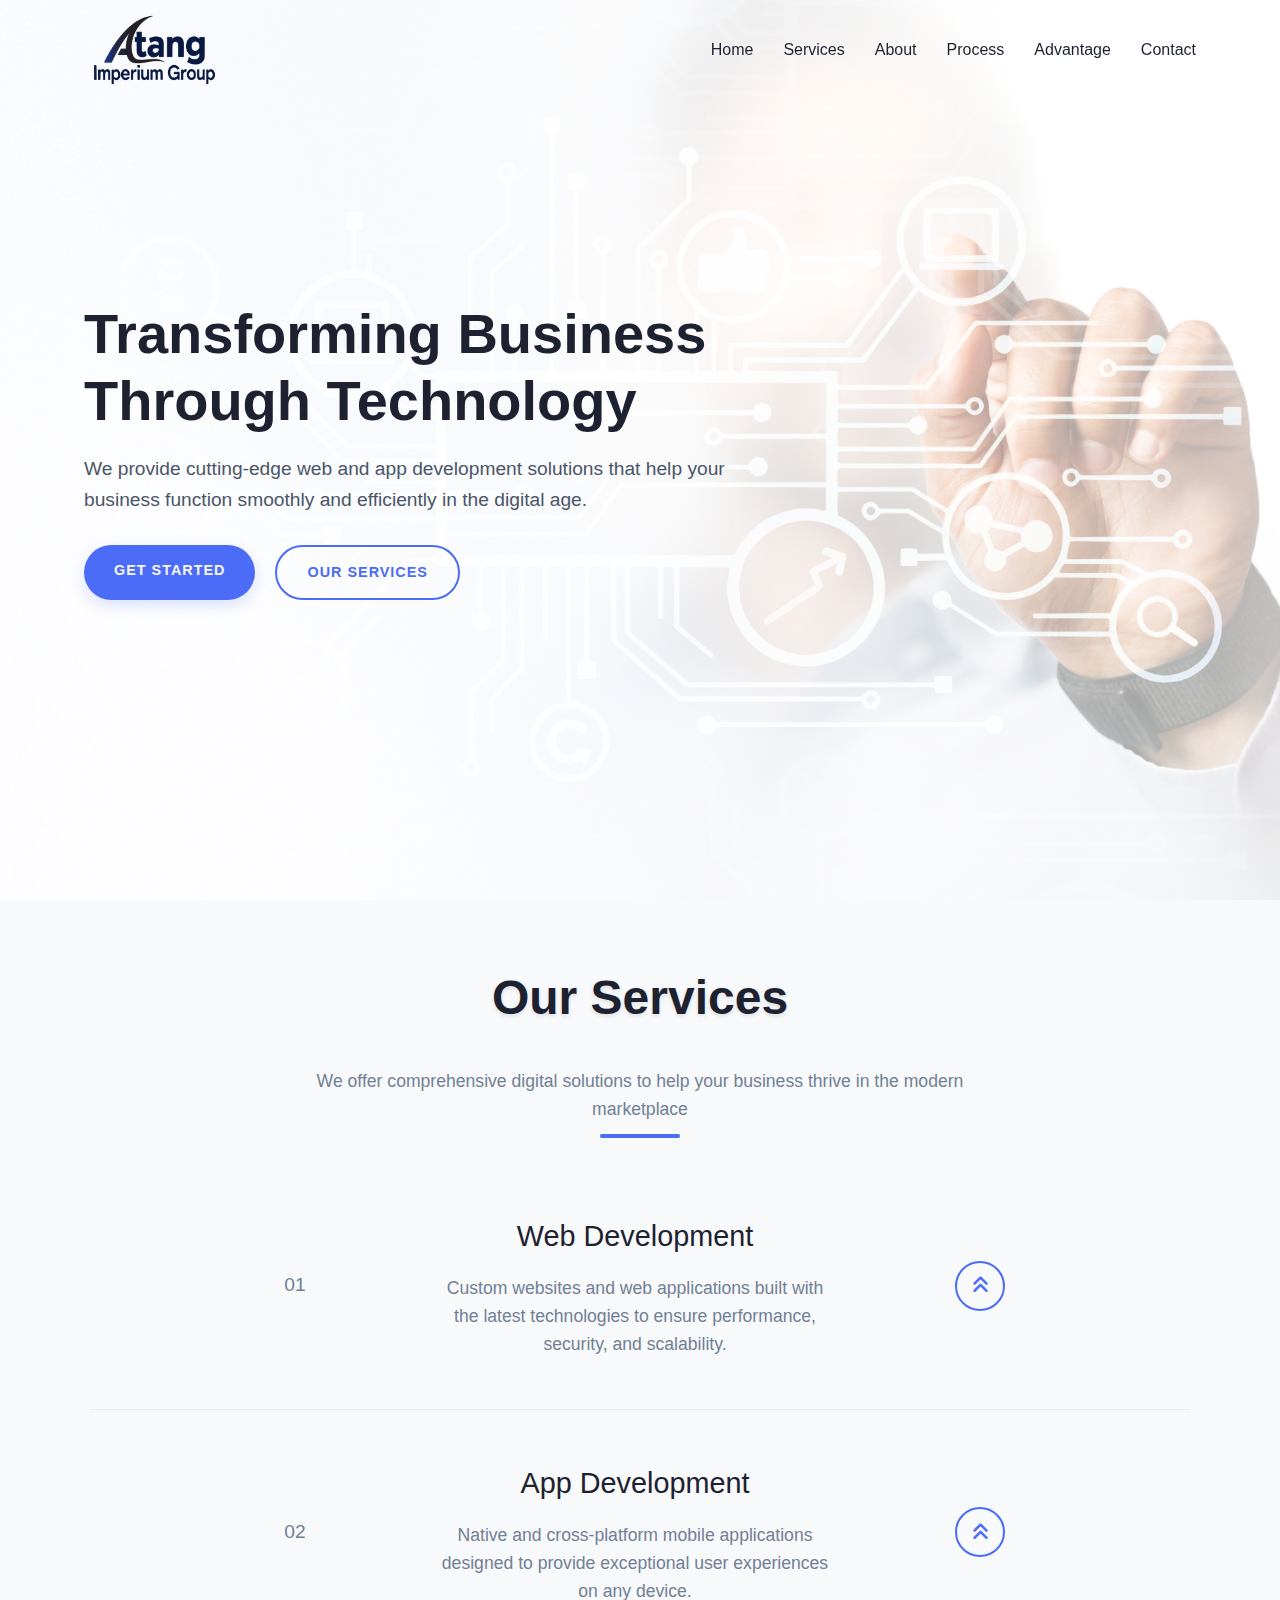
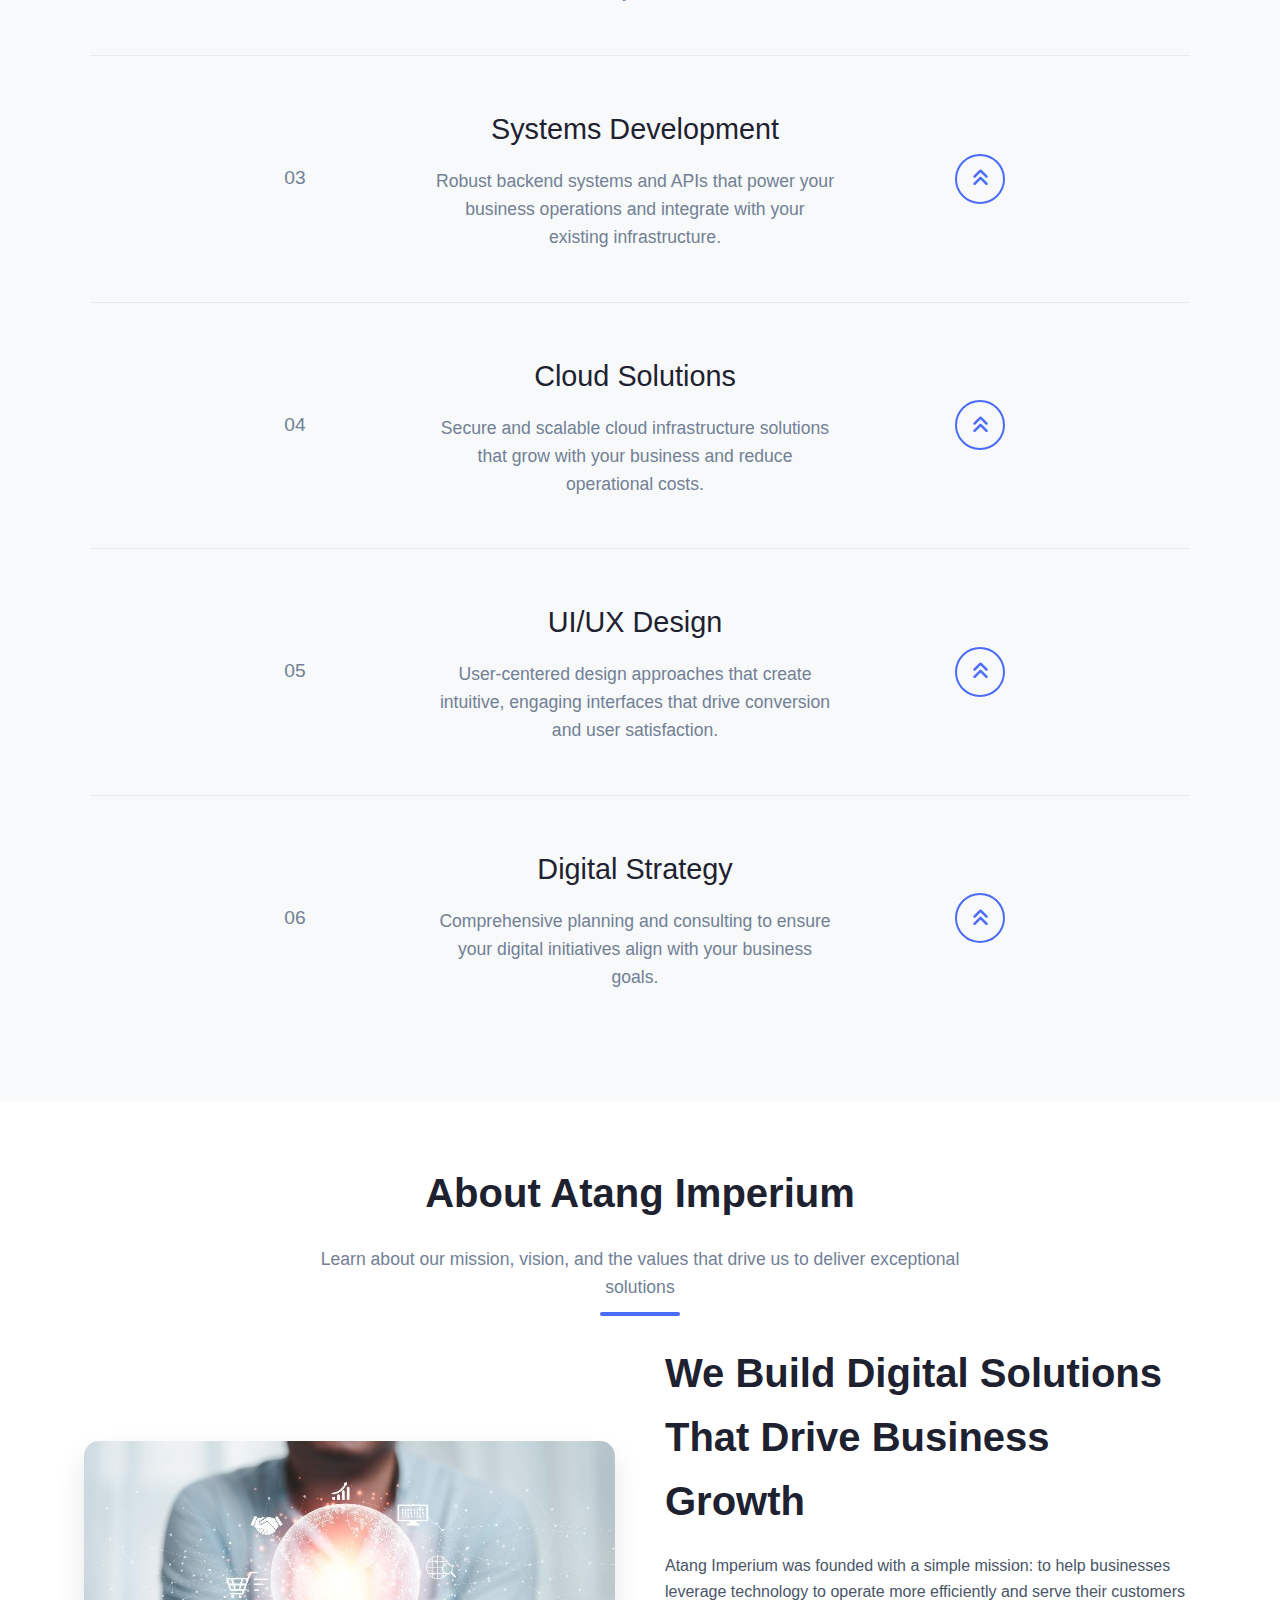
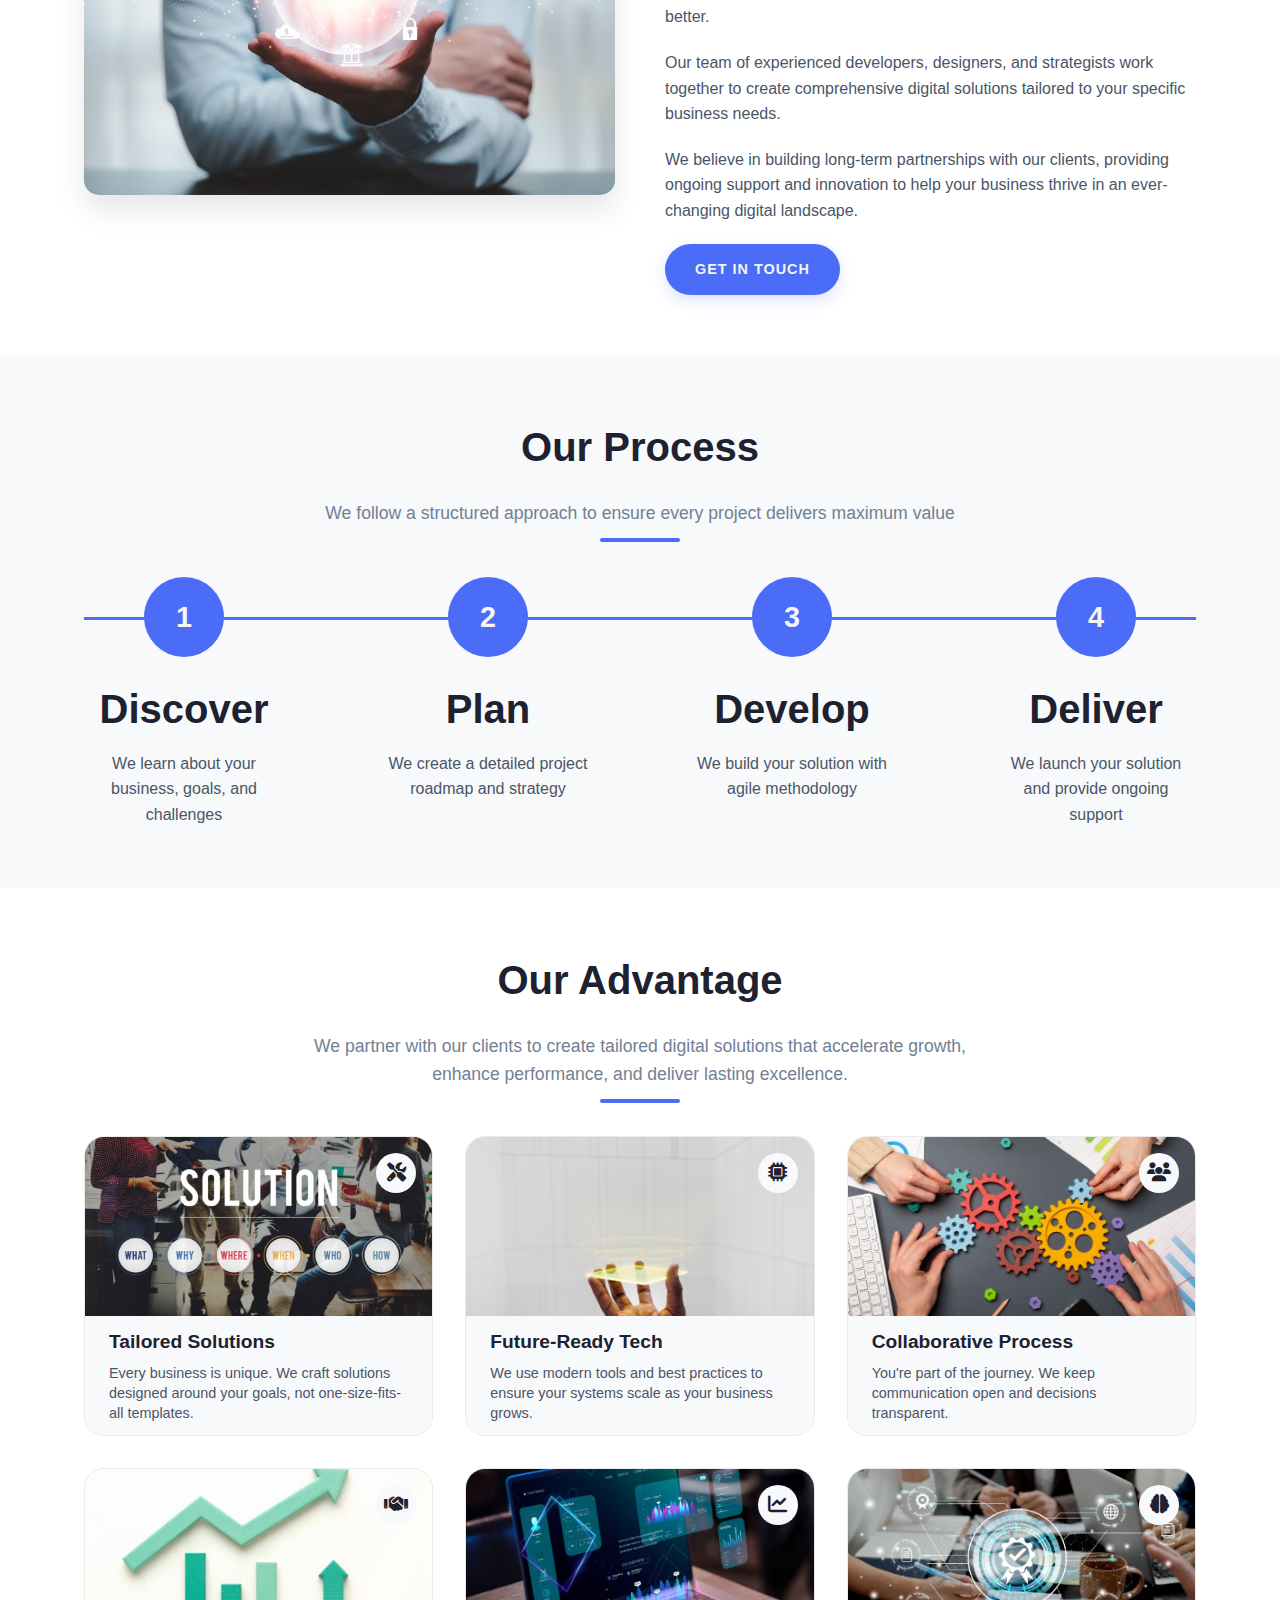
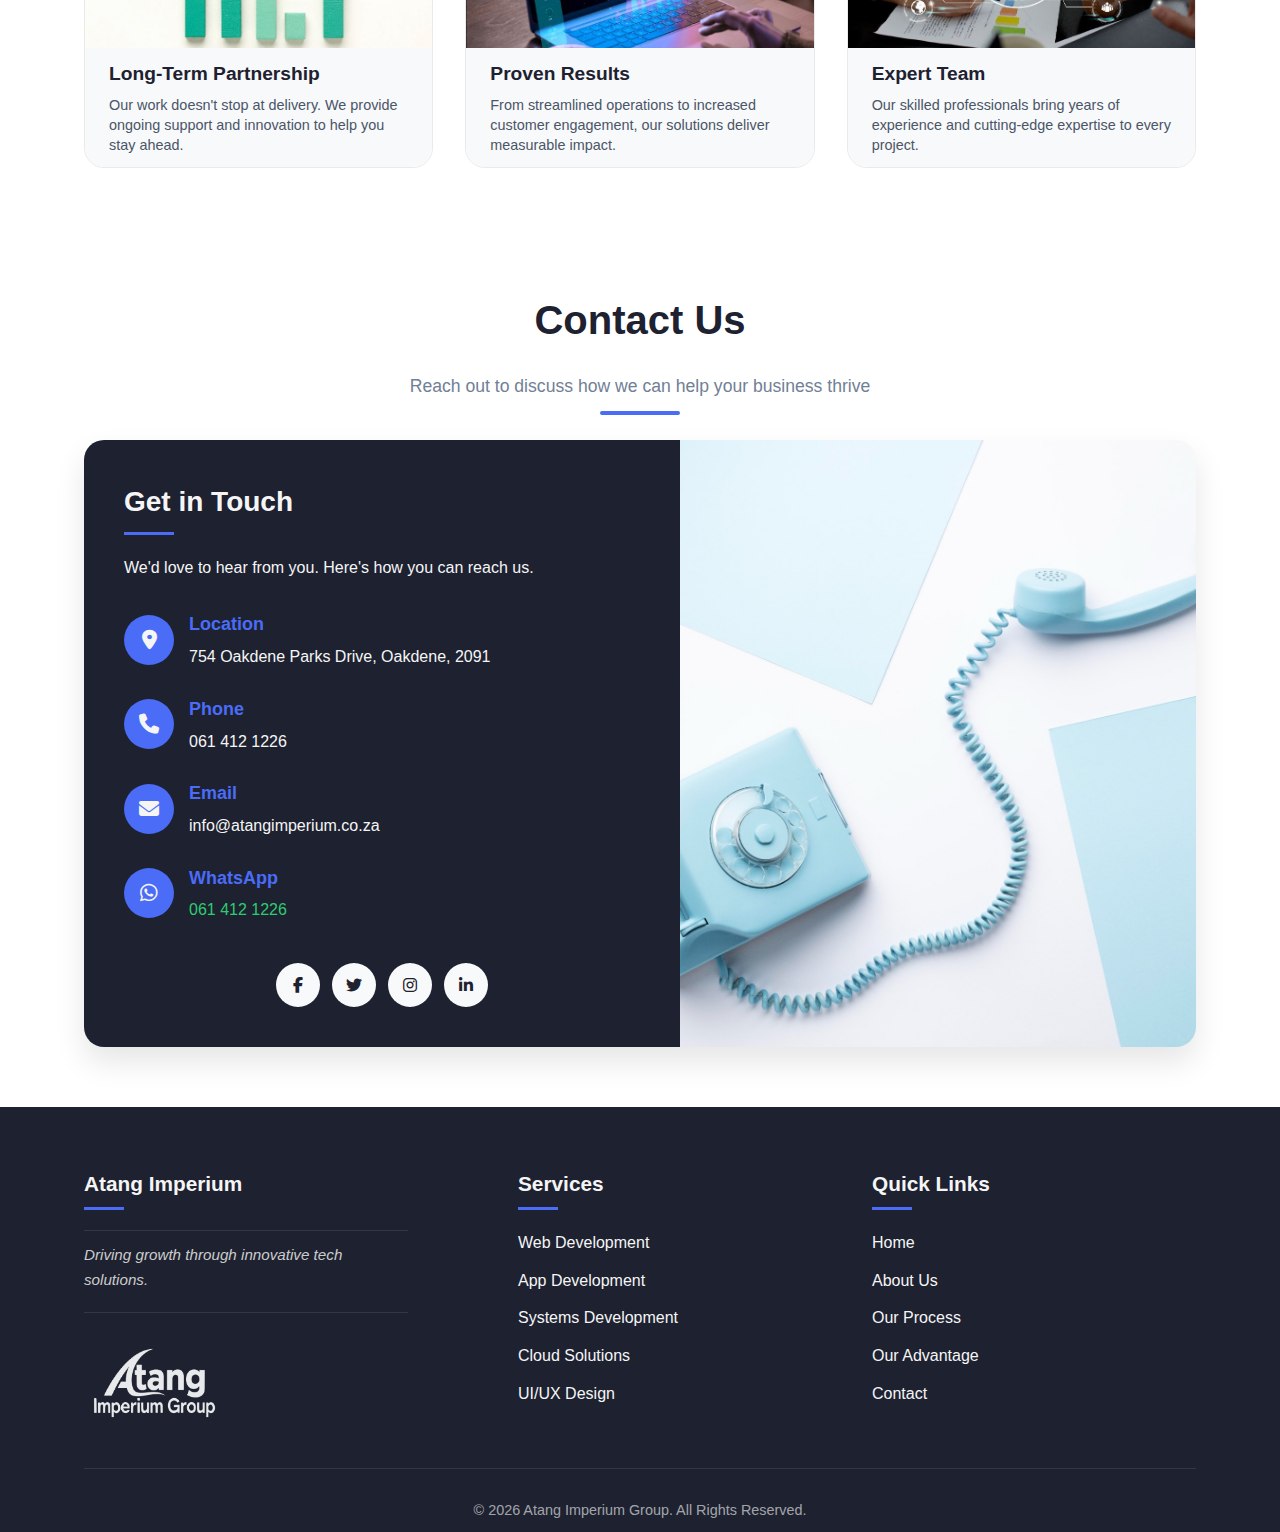
<file: atang-imperium/index.html>
<!DOCTYPE html>
<html lang="en">
<head>
    <meta charset="UTF-8">
    <meta name="viewport" content="width=device-width, initial-scale=1.0">
    <meta http-equiv="Content-Security-Policy" content="
        default-src 'self';
        script-src 'self' 'unsafe-inline';
        style-src 'self' 'unsafe-inline' https://cdnjs.cloudflare.com;
        img-src 'self' data: https://cdnjs.cloudflare.com;
        font-src 'self' https://cdnjs.cloudflare.com;
        connect-src 'self';
        object-src 'none';
        base-uri 'self';
        frame-ancestors 'none';
    ">
    <meta http-equiv="Cross-Origin-Opener-Policy" content="same-origin">
    <meta http-equiv="X-Frame-Options" content="DENY">
    <title>Atang Imperium | Digital Solutions</title>
    <link rel="stylesheet" href="https://cdnjs.cloudflare.com/ajax/libs/font-awesome/6.4.0/css/all.min.css">
    <link rel="stylesheet" href="style.css">
</head>
<body>
    <!-- Header & Navigation -->
    <header>
        <div class="container header-container">
            <div class="logo">
                <img src="images/logo.png" alt="Atang Imperium Logo">
            </div>
            
            <ul class="nav-links">
                <li><a href="#home">Home</a></li>
                <li><a href="#services">Services</a></li>
                <li><a href="#about">About</a></li>
                <li><a href="#process">Process</a></li>
                <li><a href="#advantage">Advantage</a></li>
                <li><a href="#contact">Contact</a></li>
            </ul>
            
            <div class="hamburger">
                <i class="fas fa-bars"></i>
            </div>
        </div>
    </header>

    <!-- Hero Section -->
    <section id="home" class="hero">
        <div class="container">
            <div class="hero-content">
                <h1>Transforming Business Through Technology</h1>
                <p>We provide cutting-edge web and app development solutions that help your business function smoothly and efficiently in the digital age.</p>
                <div class="hero-btns">
                    <a href="#contact" class="btn">Get Started</a>
                    <a href="#services" class="btn btn-outline">Our Services</a>
                </div>
            </div>
        </div>
    </section>

    <!-- Services Section -->
    <section id="services" class="services">
        <div class="container">
            <div class="section-title">
                <h2>Our Services</h2>
                <p>We offer comprehensive digital solutions to help your business thrive in the modern marketplace</p>
            </div>
            
            <div class="services-list">
                <div class="service-item">
                    <div class="service-content">
                        <div class="service-number">01</div>
                        <div class="service-details">
                            <h3>Web Development</h3>
                            <p>Custom websites and web applications built with the latest technologies to ensure performance, security, and scalability.</p>
                        </div>
                        <button class="service-btn" aria-label="Expand service details">
                            <i class="fas fa-angle-double-up"></i>
                        </button>
                    </div>
                </div>
                
                <div class="service-item">
                    <div class="service-content">
                        <div class="service-number">02</div>
                        <div class="service-details">
                            <h3>App Development</h3>
                            <p>Native and cross-platform mobile applications designed to provide exceptional user experiences on any device.</p>
                        </div>
                        <button class="service-btn" aria-label="Expand service details">
                            <i class="fas fa-angle-double-up"></i>
                        </button>
                    </div>
                </div>
                
                <div class="service-item">
                    <div class="service-content">
                        <div class="service-number">03</div>
                        <div class="service-details">
                            <h3>Systems Development</h3>
                            <p>Robust backend systems and APIs that power your business operations and integrate with your existing infrastructure.</p>
                        </div>
                        <button class="service-btn" aria-label="Expand service details">
                            <i class="fas fa-angle-double-up"></i>
                        </button>
                    </div>
                </div>
                
                <div class="service-item">
                    <div class="service-content">
                        <div class="service-number">04</div>
                        <div class="service-details">
                            <h3>Cloud Solutions</h3>
                            <p>Secure and scalable cloud infrastructure solutions that grow with your business and reduce operational costs.</p>
                        </div>
                        <button class="service-btn" aria-label="Expand service details">
                            <i class="fas fa-angle-double-up"></i>
                        </button>
                    </div>
                </div>
                
                <div class="service-item">
                    <div class="service-content">
                        <div class="service-number">05</div>
                        <div class="service-details">
                            <h3>UI/UX Design</h3>
                            <p>User-centered design approaches that create intuitive, engaging interfaces that drive conversion and user satisfaction.</p>
                        </div>
                        <button class="service-btn" aria-label="Expand service details">
                            <i class="fas fa-angle-double-up"></i>
                        </button>
                    </div>
                </div>
                
                <div class="service-item">
                    <div class="service-content">
                        <div class="service-number">06</div>
                        <div class="service-details">
                            <h3>Digital Strategy</h3>
                            <p>Comprehensive planning and consulting to ensure your digital initiatives align with your business goals.</p>
                        </div>
                        <button class="service-btn" aria-label="Expand service details">
                            <i class="fas fa-angle-double-up"></i>
                        </button>
                    </div>
                </div>
            </div>
        </div>
    </section>

    <!-- About Section -->
    <section id="about" class="about">
        <div class="container">
            <div class="section-title">
                <h2>About Atang Imperium</h2>
                <p>Learn about our mission, vision, and the values that drive us to deliver exceptional solutions</p>
            </div>
            
            <div class="about-content">
                <div class="about-image">
                    <img src="images/virtual-world.jpg" alt="Atang Imperium Team">
                </div>
                
                <div class="about-text">
                    <h2>We Build Digital Solutions That Drive Business Growth</h2>
                    <p>Atang Imperium was founded with a simple mission: to help businesses leverage technology to operate more efficiently and serve their customers better.</p>
                    <p>Our team of experienced developers, designers, and strategists work together to create comprehensive digital solutions tailored to your specific business needs.</p>
                    <p>We believe in building long-term partnerships with our clients, providing ongoing support and innovation to help your business thrive in an ever-changing digital landscape.</p>
                    <a href="#contact" class="btn">Get In Touch</a>
                </div>
            </div>
        </div>
    </section>

    <!-- Process Section -->
    <section id="process" class="process">
        <div class="container">
            <div class="section-title">
                <h2>Our Process</h2>
                <p>We follow a structured approach to ensure every project delivers maximum value</p>
            </div>
            
            <div class="process-steps">
                <div class="step">
                    <div class="step-number">1</div>
                    <h3>Discover</h3>
                    <p>We learn about your business, goals, and challenges</p>
                </div>
                
                <div class="step">
                    <div class="step-number">2</div>
                    <h3>Plan</h3>
                    <p>We create a detailed project roadmap and strategy</p>
                </div>
                
                <div class="step">
                    <div class="step-number">3</div>
                    <h3>Develop</h3>
                    <p>We build your solution with agile methodology</p>
                </div>
                
                <div class="step">
                    <div class="step-number">4</div>
                    <h3>Deliver</h3>
                    <p>We launch your solution and provide ongoing support</p>
                </div>
            </div>
        </div>
    </section>

    <!--Our Advantage Section -->
    <section id="advantage" class="our-advantage">
        <div class="container">
            <div class="section-title">
                <h2>Our Advantage</h2>
                <p>We partner with our clients to create tailored digital solutions that accelerate growth, enhance performance, and deliver lasting excellence.</p>
            </div>

            <div class="stats-grid">
                <div class="stat-card">
                    <div class="card-image card-1">
                        <div class="card-overlay"></div>
                        <div class="card-icon">
                            <i class="fas fa-tools"></i>
                        </div>
                    </div>
                    <div class="card-content">
                        <div class="stat-label">Tailored Solutions</div>
                        <div class="feature-description">Every business is unique. We craft solutions designed around your goals, not one-size-fits-all templates.</div>
                    </div>
                </div>

                <div class="stat-card">
                    <div class="card-image card-2">
                        <div class="card-overlay"></div>
                        <div class="card-icon">
                            <i class="fas fa-microchip"></i>
                        </div>
                    </div>
                    <div class="card-content">
                        <div class="stat-label">Future-Ready Tech</div>
                        <div class="feature-description">We use modern tools and best practices to ensure your systems scale as your business grows.</div>
                    </div>
                </div>

                <div class="stat-card">
                    <div class="card-image card-3">
                        <div class="card-overlay"></div>
                        <div class="card-icon">
                            <i class="fas fa-users"></i>
                        </div>
                    </div>
                    <div class="card-content">
                        <div class="stat-label">Collaborative Process</div>
                        <div class="feature-description">You're part of the journey. We keep communication open and decisions transparent.</div>
                    </div>
                </div>

                <div class="stat-card">
                    <div class="card-image card-4">
                        <div class="card-overlay"></div>
                        <div class="card-icon">
                            <i class="fas fa-handshake"></i>
                        </div>
                    </div>
                    <div class="card-content">
                        <div class="stat-label">Long-Term Partnership</div>
                        <div class="feature-description">Our work doesn't stop at delivery. We provide ongoing support and innovation to help you stay ahead.</div>
                    </div>
                </div>

                <div class="stat-card">
                    <div class="card-image card-5">
                        <div class="card-overlay"></div>
                        <div class="card-icon">
                            <i class="fas fa-chart-line"></i>
                        </div>
                    </div>
                    <div class="card-content">
                        <div class="stat-label">Proven Results</div>
                        <div class="feature-description">From streamlined operations to increased customer engagement, our solutions deliver measurable impact.</div>
                    </div>
                </div>

                <div class="stat-card">
                    <div class="card-image card-6">
                        <div class="card-overlay"></div>
                        <div class="card-icon">
                            <i class="fas fa-brain"></i>
                        </div>
                    </div>
                    <div class="card-content">
                        <div class="stat-label">Expert Team</div>
                        <div class="feature-description">Our skilled professionals bring years of experience and cutting-edge expertise to every project.</div>
                    </div>
                </div>
            </div>
        </div>
    </section>

    <!-- Contact Section -->
    <section id="contact" class="contact">
        <div class="container">
            <div class="section-title">
                <h2>Contact Us</h2>
                <p>Reach out to discuss how we can help your business thrive</p>
            </div>
            
            <div class="split-card">
                <div class="contact-info">
                    <h2>Get in Touch</h2>
                    <p>We'd love to hear from you. Here's how you can reach us.</p>
                    
                    <div class="contact-details">
                        <div class="contact-item">
                            <div class="icon">
                                <i class="fas fa-map-marker-alt"></i>
                            </div>
                            <div class="details">
                                <h3>Location</h3>
                                <p>754 Oakdene Parks Drive, Oakdene, 2091</p>
                            </div>
                        </div>
                        
                        <div class="contact-item">
                            <div class="icon">
                                <i class="fas fa-phone"></i>
                            </div>
                            <div class="details">
                                <h3>Phone</h3>
                                <p><a href="tel:0614121226">061 412 1226</a></p>
                            </div>
                        </div>
                        
                        <div class="contact-item">
                            <div class="icon">
                                <i class="fas fa-envelope"></i>
                            </div>
                            <div class="details">
                                <h3>Email</h3>
                                <p><a href="mailto:info@atangimperium.co.za">info@atangimperium.co.za</a></p>
                            </div>
                        </div>
                        
                        <div class="contact-item">
                            <div class="icon">
                                <i class="fab fa-whatsapp"></i>
                            </div>
                            <div class="details">
                                <h3>WhatsApp</h3>
                                <p><a href="https://wa.me/0614121226" class="whatsapp" target="_blank" rel="noopener">061 412 1226</a></p>
                            </div>
                        </div>
                    </div>
                    
                    <div class="social-links">
                        <a href="#" aria-label="Facebook"><i class="fab fa-facebook-f"></i></a>
                        <a href="#" aria-label="Twitter"><i class="fab fa-twitter"></i></a>
                        <a href="#" aria-label="Instagram"><i class="fab fa-instagram"></i></a>
                        <a href="#" aria-label="LinkedIn"><i class="fab fa-linkedin-in"></i></a>
                    </div>
                </div>
                
                <div class="image-container">
                    <div class="image-overlay"></div>
                </div>
            </div>
        </div>
    </section>

    <!-- Footer -->
    <footer>
        <div class="container">
            <div class="footer-container">
                <div class="footer-col">
                    <h3>Atang Imperium</h3>
                    <hr class="footer-divider">
                    <p class="footer-division">Driving growth through innovative tech solutions.</p>
                    <div class="footer-logo footer-logo-row">
                        <img src="images/logo.png" alt="Atang Imperium Logo" width="100" height="100" loading="lazy">
                    </div>
                    
                    <div class="social-links">
                        <a href="#"><i class="fab fa-facebook-f"></i></a>
                        <a href="#"><i class="fab fa-twitter"></i></a>
                        <a href="#"><i class="fab fa-instagram"></i></a>
                        <a href="#"><i class="fab fa-linkedin-in"></i></a>
                    </div>
                </div>
                
                <div class="footer-col">
                    <h3>Services</h3>
                    <ul class="footer-links">
                        <li><a href="#">Web Development</a></li>
                        <li><a href="#">App Development</a></li>
                        <li><a href="#">Systems Development</a></li>
                        <li><a href="#">Cloud Solutions</a></li>
                        <li><a href="#">UI/UX Design</a></li>
                    </ul>
                </div>
                
                <div class="footer-col">
                    <h3>Quick Links</h3>
                    <ul class="footer-links">
                        <li><a href="#home">Home</a></li>
                        <li><a href="#about">About Us</a></li>
                        <li><a href="#process">Our Process</a></li>
                        <li><a href="#advantage">Our Advantage</a></li>
                        <li><a href="#contact">Contact</a></li>
                    </ul>
                </div>
            </div>
            
            <div class="copyright">
                <p>&copy; <span id="copyright-year"></span> Atang Imperium Group. All Rights Reserved.</p>
            </div>
        </div>
    </footer>
    <script src="main.js"></script>
</body>
</html>
</file>
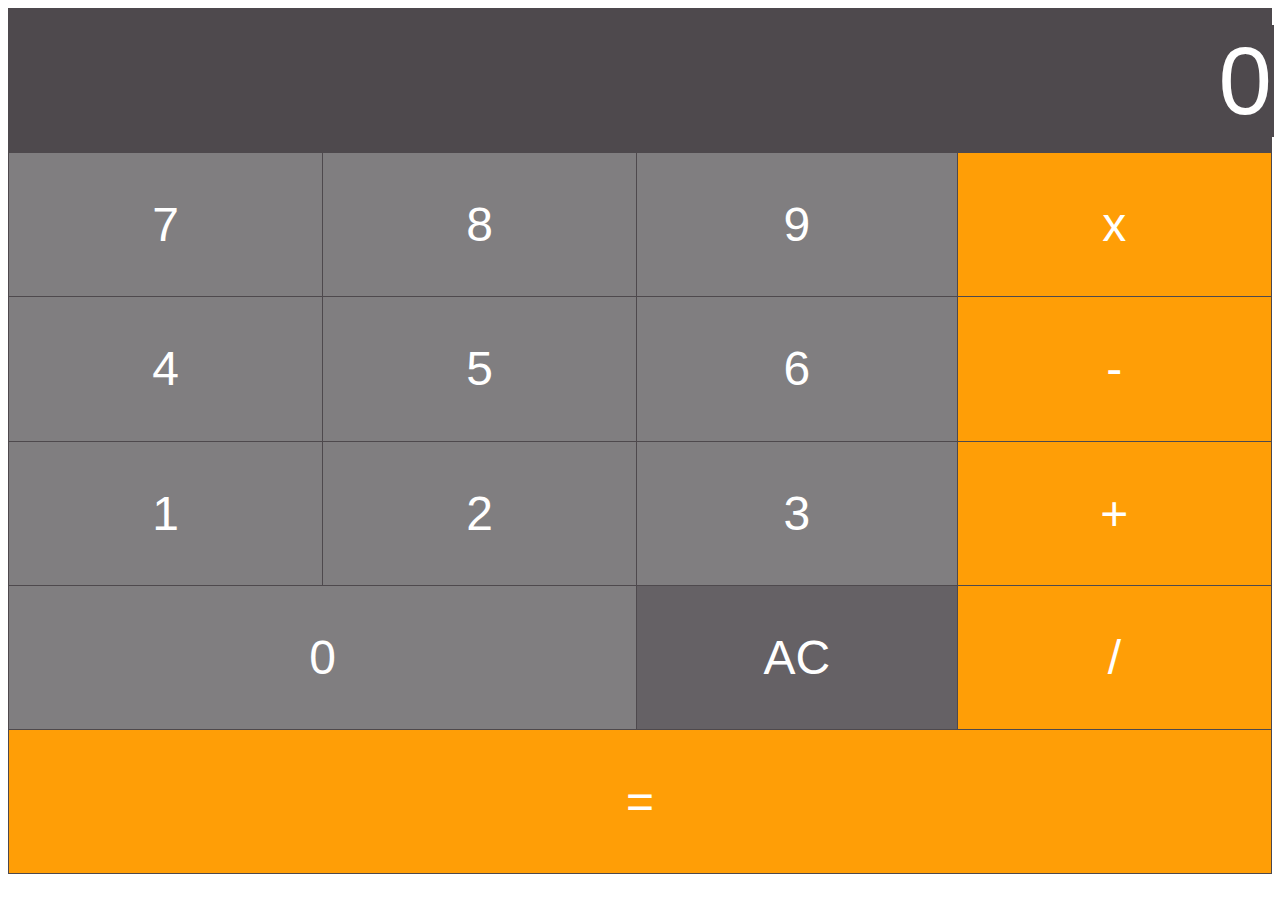
<file: calculator-app/index.html>
<!DOCTYPE html>
<html>
<head>
    <style>
        table {
            color: #fff;
            text-align: center;
            border-collapse: collapse;
            font: normal 3em Arial, helvetica, sans-serif;
        }
        tr {
            height: 16.02vh;
            background-color: #4e494d;
        }
        td {
            width: 25vw;
            border: 1px solid #4e494d;
        }
        #inputBox {
            background-color: #4e494d;
            text-align: right;
            width: 100%;
            font-size: 2em;
            color: #fff;
            border: 0px;
        }
        .digitButton {
            background-color: #807e80;
        }
        .digitButton, .operatorButton, .ACButton {
            cursor: pointer;
            padding: 20px;
        }
        .operatorButton {
            background-color: #ff9e06;
        }
        .ACButton {
            background-color: #656165;
        }
    </style>
</head>
<body>
    <table border="1">
        <tr>
            <td colspan="4">
                <input type="text" id="inputBox" value="0" readonly>
            </td>
        </tr>
        <tr>
            <td class="digitButton" onclick="digitBtnPressed(7)">7</td>
            <td class="digitButton" onclick="digitBtnPressed(8)">8</td>
            <td class="digitButton" onclick="digitBtnPressed(9)">9</td>
            <td class="operatorButton" onclick="operatorBtnPressed('x')">x</td>
        </tr>
        <tr>
            <td class="digitButton" onclick="digitBtnPressed(4)">4</td>
            <td class="digitButton" onclick="digitBtnPressed(5)">5</td>
            <td class="digitButton" onclick="digitBtnPressed(6)">6</td>
            <td class="operatorButton" onclick="operatorBtnPressed('-')">-</td>
        </tr>
        <tr>
            <td class="digitButton" onclick="digitBtnPressed(1)">1</td>
            <td class="digitButton" onclick="digitBtnPressed(2)">2</td>
            <td class="digitButton" onclick="digitBtnPressed(3)">3</td>
            <td class="operatorButton" onclick="operatorBtnPressed('+')">+</td>
        </tr>
        <tr>
            <td class="digitButton" colspan="2" onclick="digitBtnPressed(0)">0</td>
            <td class="ACButton" onclick="btnACPressed()">AC</td>
            <td class="operatorButton" onclick="operatorBtnPressed('/')">/</td>
        </tr>
        <tr>
            <td class="operatorButton" colspan="4" onclick="equalsBtnPressed()">=</td>
        </tr>
    </table>

    <script>
        var newLine = true;
        var value1;
        var currentOperator;

        function digitBtnPressed(button) {
            if (newLine) {
                document.getElementById("inputBox").value = button;
                newLine = false;
            } else {
                var currentValue = document.getElementById("inputBox").value;
                document.getElementById("inputBox").value = currentValue + button;
            }
        }

        function btnACPressed() {
            document.getElementById("inputBox").value = "0";
            newLine = true;
            value1 = 0;
            currentOperator = null;
        }

        function operatorBtnPressed(operator) {
            if (newLine && value1 !== undefined) {
                // Allow chaining operators, e.g., 5 + = (but simplified here)
                return;
            }
            value1 = parseFloat(document.getElementById("inputBox").value) || 0;
            currentOperator = operator;
            newLine = true;
        }

        function equalsBtnPressed() {
            if (currentOperator === undefined || newLine) return;
            var value2 = parseFloat(document.getElementById("inputBox").value) || 0;
            var finalTotal;
            switch (currentOperator) {
                case "+":
                    finalTotal = value1 + value2;
                    break;
                case "-":
                    finalTotal = value1 - value2;
                    break;
                case "/":
                    finalTotal = value2 === 0 ? "Error" : value1 / value2;
                    break;
                case "x":
                    finalTotal = value1 * value2;
                    break;
            }
            document.getElementById("inputBox").value = finalTotal;
            currentOperator = undefined;
            newLine = true;
        }
    </script>
</body>
</html>
</file>
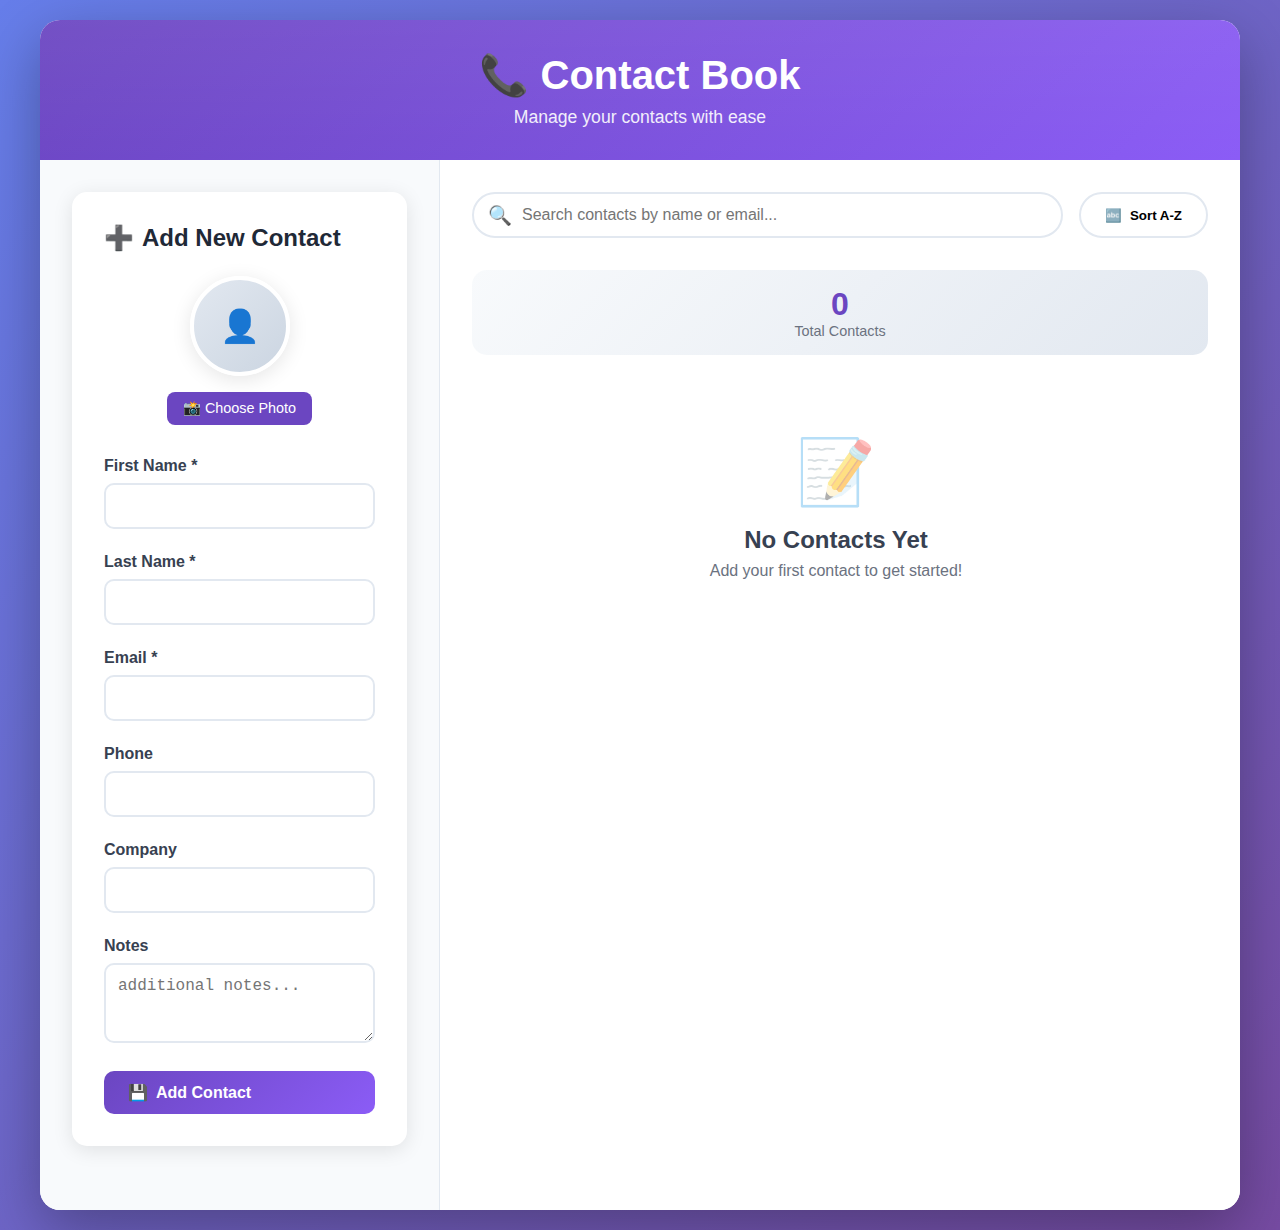
<file: contact-book/index.html>
<!DOCTYPE html>
<html lang="en">
<head>
    <meta charset="UTF-8">
    <meta name="viewport" content="width=device-width, initial-scale=1.0">
    <title>Contact Manager</title>
    <link rel="stylesheet" href="style.css">
</head>
<body>
    <div class="container">
        <div class="header">
            <h1>📞 Contact Book</h1>
            <p>Manage your contacts with ease</p>
        </div>
        
        <div class="main-content">
            <div class="sidebar">
                <form class="contact-form" id="contactForm">
                    <h2 class="form-title">
                        <span id="formIcon">➕</span>
                        <span id="formTitle">Add New Contact</span>
                    </h2>
                    
                    <div class="avatar-upload">
                        <div class="avatar-preview" id="avatarPreview">
                            <span class="placeholder">👤</span>
                        </div>
                        <input type="file" id="avatarInput" class="file-input" accept="image/*">
                        <button type="button" class="upload-btn" onclick="document.getElementById('avatarInput').click()">
                            📸 Choose Photo
                        </button>
                    </div>

                    <div class="form-group">
                        <label for="firstName">First Name *</label>
                        <input type="text" id="firstName" required>
                    </div>

                    <div class="form-group">
                        <label for="lastName">Last Name *</label>
                        <input type="text" id="lastName" required>
                    </div>

                    <div class="form-group">
                        <label for="email">Email *</label>
                        <input type="text" id="email" required>
                    </div>

                    <div class="form-group">
                        <label for="phone">Phone</label>
                        <input type="tel" id="phone">
                    </div>
                    
                    <div class="form-group">
                        <label for="company">Company</label>
                        <input type="text" id="company">
                    </div>

                    <div class="form-group">
                        <label for="notes">Notes</label>
                        <textarea id="notes" placeholder="additional notes..."></textarea>
                    </div>

                    <div class="form-actions">
                        <button type="submit" class="btn btn-primary" id ="submitBtn">
                            <span>💾</span>
                            <span id="submitText">Add Contact</span>
                        </button>
                        <button type="button" class="btn btn-secondary" id="cancelBtn" style="display: none;">
                            <span>❌</span>
                            <span>Cancel</span>
                        </button>
                    </div>
                </form>
            </div>

            <div class="contact-list-container">
                <div class="controls">
                    <div class="search-box">
                        <input type="text" id="searchInput" placeholder="Search contacts by name or email...">
                    </div>
                    <button class="sort-btn" id="sortBtn" onclick="toggleSort()">
                        <span id="sortIcon">🔤</span>
                        <span id="sortText">Sort A-Z</span>
                    </button>
                </div>
                
                <div class="contact-stats">
                    <div class="stats-number" id="contactCount">0</div>
                    <div class="stats-label">Total Contacts</div>
                </div>
                
                <div class="contact-grid" id="contactGrid">
                    <div class="empty-state">
                        <div class="empty-state-icon">📝</div>
                        <h3>No Contacts Yet</h3>
                        <p>Add your first contact to get started!</p>
                    </div>
                </div>
            </div>
        </div>
    </div>
    <script src="app.js"></script>
    </body>
</html>
</file>
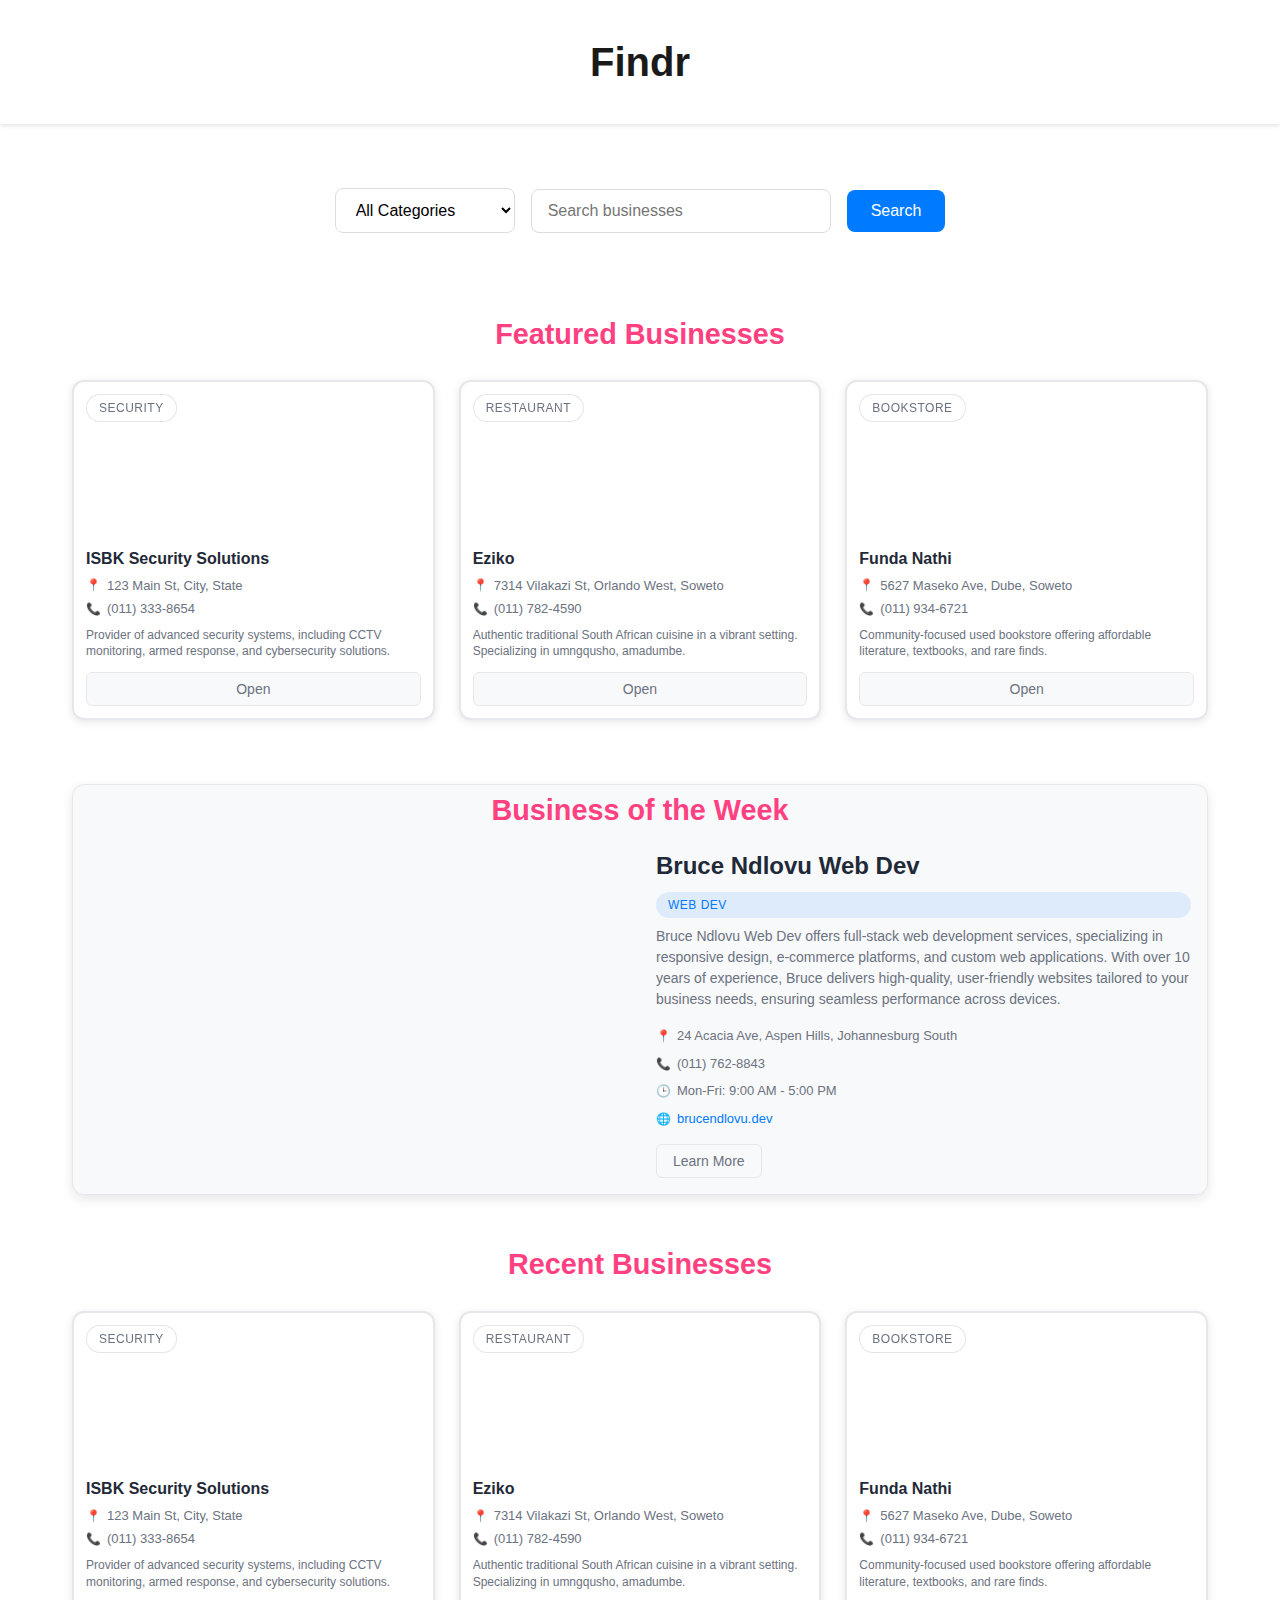
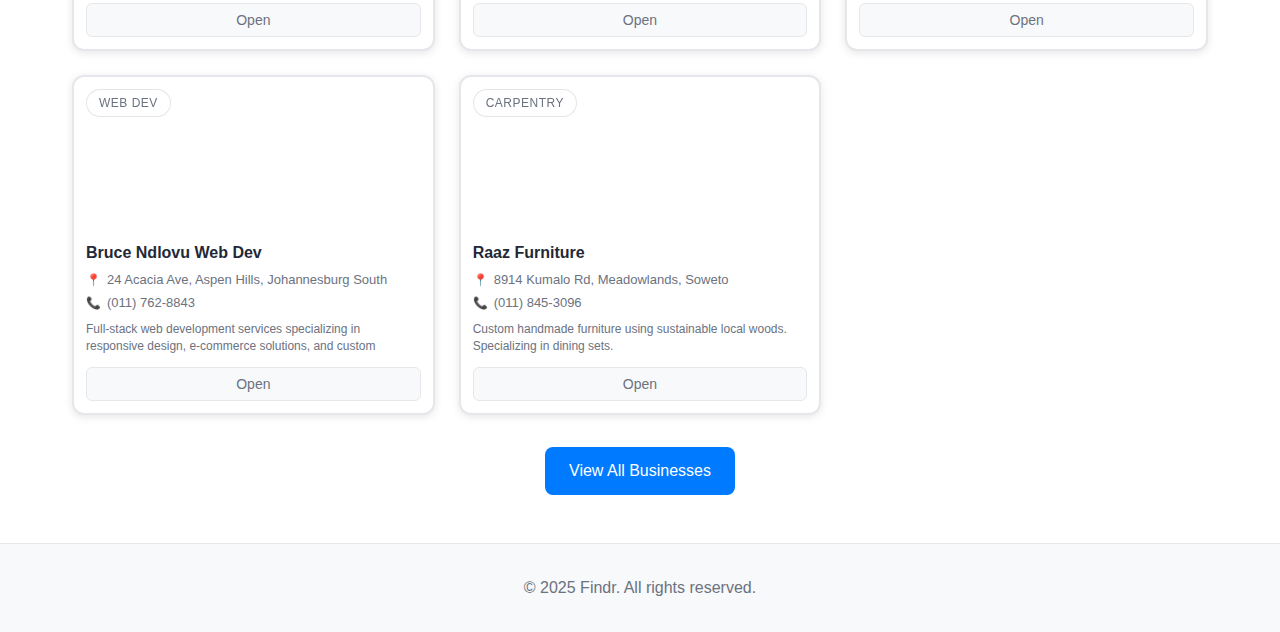
<file: findr-business-directory/index.html>
<!DOCTYPE html>
<html lang="en">
<head>
    <meta charset="UTF-8">
    <meta name="viewport" content="width=device-width, initial-scale=1.0">
    <title>Findr - Local Business Directory</title>
    <link rel="stylesheet" href="styles.css">
</head>
<body>
    <header>
        <h1>Findr</h1>
    </header>
    
    <!-- Main Page -->
    <div id="mainPage">
        <section class="search-section">
            <select id="categoryFilter" aria-label="Filter by category">
                <option value="all">All Categories</option>
            </select>
            <input type="text" placeholder="Search businesses" id="searchInput" aria-label="Search businesses">
            <button type="button" aria-label="Search">Search</button>
        </section>
        
        <main>
            <section class="featured-businesses">
                <h2 class="heading">Featured Businesses</h2>
                <div class="business-listings" id="featuredBusinessesGrid">
                    <!-- Dynamically populated via JavaScript -->
                </div>
            </section>
            
            <section class="business-of-the-week">
                <h2 class="heading">Business of the Week</h2>
                <div class="botw-container" id="businessOfTheWeek">
                    <div class="botw-image" style="background-image: url('https://images.unsplash.com/photo-1460925895917-afdab827c52f?w=600&h=300&fit=crop&crop=center')">
                    </div>
                    <div class="botw-content">
                        <h3>Bruce Ndlovu Web Dev</h3>
                        <span class="category">Web Dev</span>
                        <p class="description">Bruce Ndlovu Web Dev offers full-stack web development services, specializing in responsive design, e-commerce platforms, and custom web applications. With over 10 years of experience, Bruce delivers high-quality, user-friendly websites tailored to your business needs, ensuring seamless performance across devices.</p>
                        <p class="details address">24 Acacia Ave, Aspen Hills, Johannesburg South</p>
                        <p class="details phone">(011) 762-8843</p>
                        <p class="details hours">Mon-Fri: 9:00 AM - 5:00 PM</p>
                        <p class="details website"><a href="https://brucendlovu.dev" target="_blank">brucendlovu.dev</a></p>
                        <button class="open-btn" onclick="openBusiness('Bruce Ndlovu Web Dev')">Learn More</button>
                    </div>
                </div>
            </section>
            
            <section class="recent-businesses">
                <h2 class="heading">Recent Businesses</h2>
                <div class="business-listings" id="recentBusinessesGrid">
                    <!-- Dynamically populated via JavaScript -->
                </div>
                <div class="view-all">
                    <a href="#" onclick="showAllBusinesses()">View All Businesses</a>
                </div>
            </section>
        </main>
    </div>

    <!-- All Businesses Page -->
    <div id="allBusinessesPage" class="all-businesses-page">
        <main>
            <button class="back-btn" onclick="showMainPage()">← Back to Home</button>
            <h2 class="heading">All Businesses</h2>
            <div class="business-listings" id="allBusinessesGrid">
                <!-- Dynamically populated business cards -->
            </div>
        </main>
    </div>

    <!-- Modal for Business Details -->
    <div id="businessModal" class="modal">
        <div class="modal-content">
            <span class="close-btn">&times;</span>
            <h3 id="modalBusinessName"></h3>
            <span id="modalCategory" class="category"></span>
            <p id="modalDescription" class="description"></p>
            <p id="modalAddress" class="details address"></p>
            <p id="modalPhone" class="details phone"></p>
            <p id="modalHours" class="details hours"></p>
            <p id="modalWebsite" class="details website"></p>
            <button class="open-btn" onclick="closeModal()">Close</button>
        </div>
    </div>

    <footer>
        <p>&copy; 2025 Findr. All rights reserved.</p>
    </footer>

    <script src="script.js"></script>
</body>
</html>
</file>
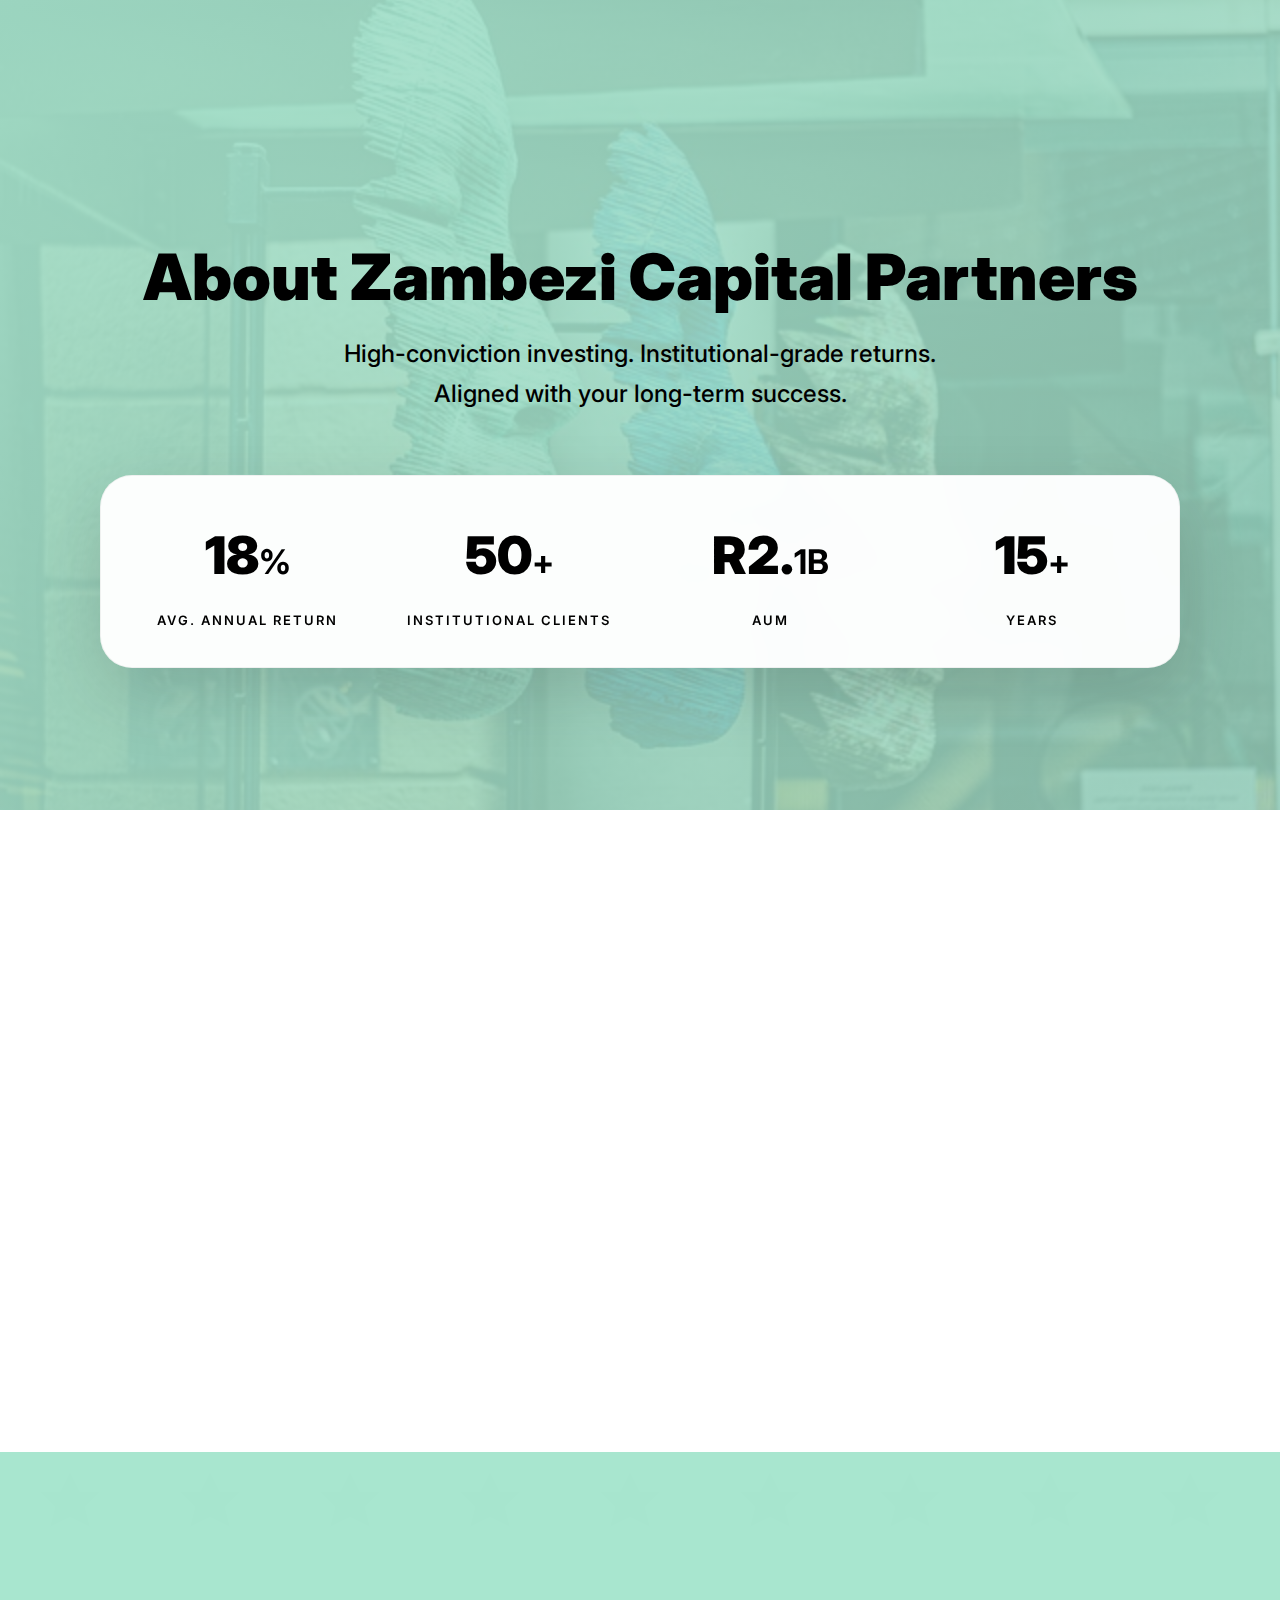
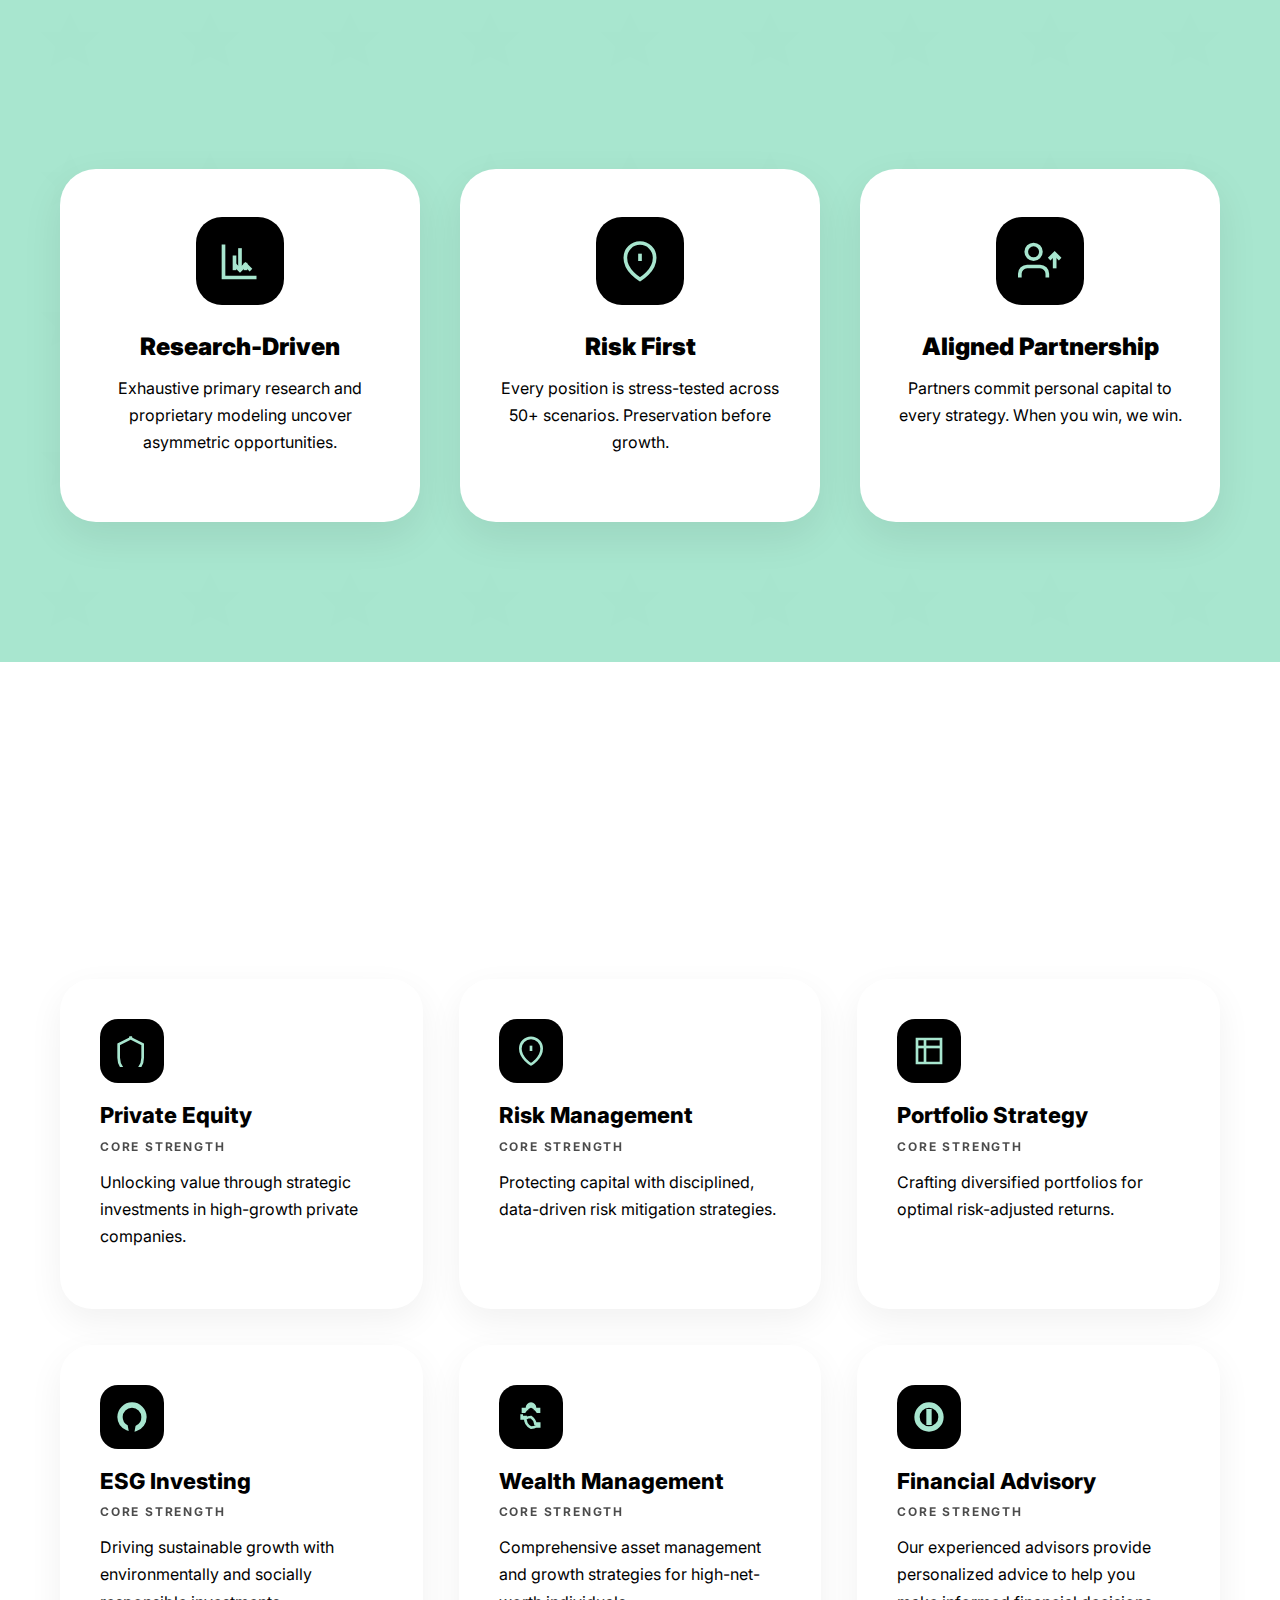
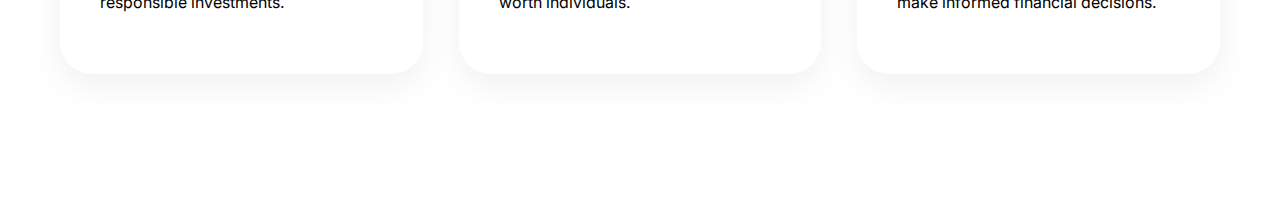
<file: about.html>
<!DOCTYPE html>
<html lang="en">
<head>
    <meta charset="UTF-8">
    <meta name="viewport" content="width=device-width, initial-scale=1.0">
    <title>About Zambezi Capital Partners</title>
    <link href="https://fonts.googleapis.com/css2?family=Inter:wght@400;500;600;700;800;900&display=swap" rel="stylesheet">
    <link rel="stylesheet" href="styles.css">
</head>
<body>

<!-- HERO -->
<header class="hero-full">
    <div class="hero-overlay"></div>
    <div class="hero-image" style="background-image: url('./images/hero-about.jpg');"></div>
    <div class="container hero-content">
        <h1>About Zambezi Capital Partners</h1>
        <p class="hero-subtitle">High-conviction investing. Institutional-grade returns.<br>Aligned with your long-term success.</p>
        
        <div class="stats-bar">
            <div class="stat-item">
                <div class="stat-num">18<span>%</span></div>
                <div class="stat-label">Avg. Annual Return</div>
            </div>
            <div class="stat-item">
                <div class="stat-num">50<span>+</span></div>
                <div class="stat-label">Institutional Clients</div>
            </div>
            <div class="stat-item">
                <div class="stat-num">R2.<span>1B</span></div>
                <div class="stat-label">AUM</div>
            </div>
            <div class="stat-item">
                <div class="stat-num">15<span>+</span></div>
                <div class="stat-label">Years</div>
            </div>
        </div>
    </div>
</header>

<!-- WHO WE ARE: FULL-WIDTH WHITE -->
<section class="full-width-section white-bg">
    <div class="content-container">
        <div class="split-grid">
            <div class="split-text reveal">
                <h2>Who We Are</h2>
                <p class="lead-text">
                    Zambezi Capital Partners is a boutique investment firm delivering <strong>superior risk-adjusted returns</strong> through disciplined, research-driven strategies.
                </p>
                <p>
                    We combine institutional rigor with entrepreneurial agility. Our edge: <strong>proprietary research</strong>, forensic accounting, and a relentless focus on <strong>downside protection</strong>.
                </p>
                <p class="final-line">
                    We don’t follow markets. We uncover durable alpha.
                </p>
            </div>
            <div class="split-image reveal">
                <div class="image-wrapper">
                    <img src="./images/team-photo.jpg" alt="Zambezi Capital Partners team" loading="lazy">
                </div>
                <div class="founded-badge">
                    <span>Founded 2009</span>
                </div>
            </div>
        </div>
    </div>
</section>

<!-- PHILOSOPHY: FULL-WIDTH MINT -->
<section class="full-width-section mint-bg">
    <div class="content-container">
        <div class="section-header text-center reveal">
            <h2>Our Investment Philosophy</h2>
            <p class="subtitle">Three pillars that define every decision.</p>
        </div>
        <div class="pillars-grid">
            <div class="pillar-card tilt-card" data-tilt>
                <div class="pillar-icon">
                    <svg viewBox="0 0 24 24"><path d="M3 3v18h18"/><path d="M18 17l-3-3-3 3-3-3"/><path d="M9 17V9"/><path d="M12 17V5"/><path d="M15 17V13"/></svg>
                </div>
                <h3>Research-Driven</h3>
                <p>Exhaustive primary research and proprietary modeling uncover asymmetric opportunities.</p>
            </div>
            <div class="pillar-card tilt-card" data-tilt>
                <div class="pillar-icon">
                    <svg viewBox="0 0 24 24"><path d="M12 22s8-4.5 8-11.8A8 8 0 1 0 4 10.2C4 17.5 12 22 12 22z"/><path d="M12 8v4"/><path d="M12 16h.01"/></svg>
                </div>
                <h3>Risk First</h3>
                <p>Every position is stress-tested across 50+ scenarios. Preservation before growth.</p>
            </div>
            <div class="pillar-card tilt-card" data-tilt>
                <div class="pillar-icon">
                    <svg viewBox="0 0 24 24"><path d="M16 21v-2a4 4 0 0 0-4-4H5a4 4 0 0 0-4 4v2"/><circle cx="8.5" cy="7" r="4"/><path d="M20 8v8"/><path d="M23 11l-3-3-3 3"/></svg>
                </div>
                <h3>Aligned Partnership</h3>
                <p>Partners commit personal capital to every strategy. When you win, we win.</p>
            </div>
        </div>
    </div>
</section>

<!-- SERVICES: FULL-WIDTH WHITE -->
<section class="full-width-section white-bg">
    <div class="content-container">
        <div class="section-header text-center reveal">
            <h2>Our Services</h2>
            <p class="subtitle">Core strengths. Institutional execution.</p>
        </div>
        <div class="services-grid">
            <div class="service-card">
                <div class="service-icon">
                    <svg viewBox="0 0 24 24"><path d="M12 2L2 7v10c0 5.55 3.84 10.74 9 12 5.16-1.26 9-6.45 9-12V7l-10-5z"/></svg>
                </div>
                <h3>Private Equity</h3>
                <span class="core-label">Core Strength</span>
                <p>Unlocking value through strategic investments in high-growth private companies.</p>
            </div>
            <div class="service-card">
                <div class="service-icon">
                    <svg viewBox="0 0 24 24"><path d="M12 22s8-4.5 8-11.8A8 8 0 1 0 4 10.2C4 17.5 12 22 12 22z"/><path d="M12 8v4"/><path d="M12 16h.01"/></svg>
                </div>
                <h3>Risk Management</h3>
                <span class="core-label">Core Strength</span>
                <p>Protecting capital with disciplined, data-driven risk mitigation strategies.</p>
            </div>
            <div class="service-card">
                <div class="service-icon">
                    <svg viewBox="0 0 24 24"><path d="M3 3h18v18H3z"/><path d="M3 9h18"/><path d="M9 3v18"/></svg>
                </div>
                <h3>Portfolio Strategy</h3>
                <span class="core-label">Core Strength</span>
                <p>Crafting diversified portfolios for optimal risk-adjusted returns.</p>
            </div>
            <div class="service-card">
                <div class="service-icon">
                    <svg viewBox="0 0 24 24"><path d="M12 2a10 10 0 0 1 10 10c0 4.42-2.87 8.17-6.84 9.49l.38-2.13a7.96 7.96 0 0 0 4.46-7.36A8 8 0 0 0 12 4a8 8 0 0 0-8 8c0 2.9 1.55 5.44 3.86 6.84l.38 2.13A10 10 0 0 1 2 12 10 10 0 0 1 12 2z"/></svg>
                </div>
                <h3>ESG Investing</h3>
                <span class="core-label">Core Strength</span>
                <p>Driving sustainable growth with environmentally and socially responsible investments.</p>
            </div>
            <div class="service-card">
                <div class="service-icon">
                    <svg viewBox="0 0 24 24"><path d="M12 2a3 3 0 0 1 3 3v1h3v2h-1.14A8 8 0 0 0 12 4a8 8 0 0 0-4.86 4H6V6h3V5a3 3 0 0 1 3-3zM5 10v2h2.86A8 8 0 0 0 12 20a8 8 0 0 0 4.14-1.14V19h2v-2h-2.86A8 8 0 0 0 12 12a8 8 0 0 0-4.14 1.14V13H5z"/></svg>
                </div>
                <h3>Wealth Management</h3>
                <span class="core-label">Core Strength</span>
                <p>Comprehensive asset management and growth strategies for high-net-worth individuals.</p>
            </div>
            <div class="service-card">
                <div class="service-icon">
                    <svg viewBox="0 0 24 24"><path d="M12 2a10 10 0 1 0 0 20 10 10 0 0 0 0-20zm0 18a8 8 0 1 1 0-16 8 8 0 0 1 0 16zm-1-9h2v6h-2v-6zm0-4h2v2h-2V7z"/></svg>
                </div>
                <h3>Financial Advisory</h3>
                <span class="core-label">Core Strength</span>
                <p>Our experienced advisors provide personalized advice to help you make informed financial decisions.</p>
            </div>
        </div>
    </div>
</section>

<!-- SCROLL REVEAL + TILT -->
<script>
document.addEventListener('DOMContentLoaded', () => {
    const reveals = document.querySelectorAll('.reveal');
    const observer = new IntersectionObserver((entries) => {
        entries.forEach(entry => {
            if (entry.isIntersecting) {
                entry.target.classList.add('active');
            }
        });
    }, { threshold: 0.2 });

    reveals.forEach(el => observer.observe(el));
});

document.querySelectorAll('[data-tilt]').forEach(card => {
    card.addEventListener('mousemove', (e) => {
        const rect = card.getBoundingClientRect();
        const x = e.clientX - rect.left;
        const y = e.clientY - rect.top;
        const centerX = rect.width / 2;
        const centerY = rect.height / 2;
        const rotateX = (y - centerY) / 12;
        const rotateY = (centerX - x) / 12;
        card.style.transform = `perspective(1200px) rotateX(${rotateX}deg) rotateY(${rotateY}deg) scale(1.03)`;
        card.style.boxShadow = '0 35px 80px rgba(0,0,0,.18)';
    });
    card.addEventListener('mouseleave', () => {
        card.style.transform = 'perspective(1200px) rotateX(0) rotateY(0) scale(1)';
        card.style.boxShadow = '0 15px 40px rgba(0,0,0,.08)';
    });
});
</script>

</body>
</html>
</file>
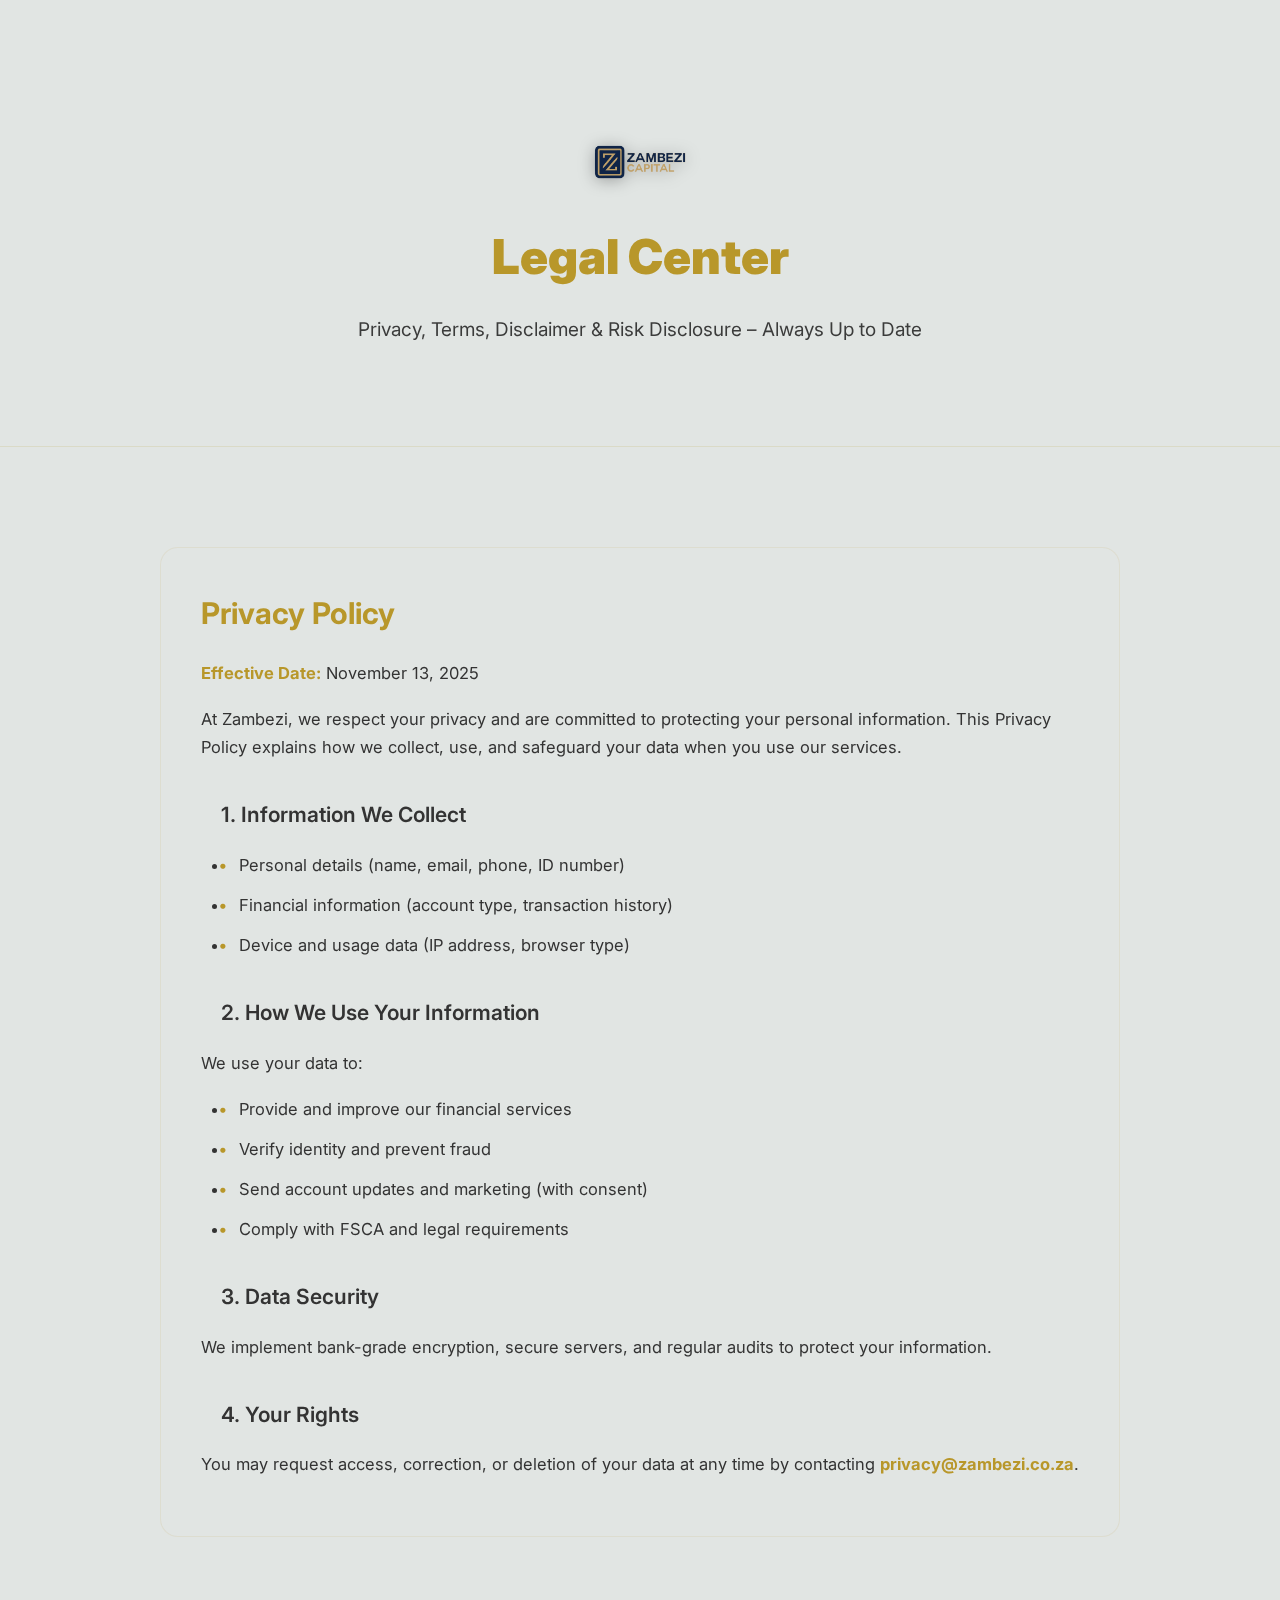
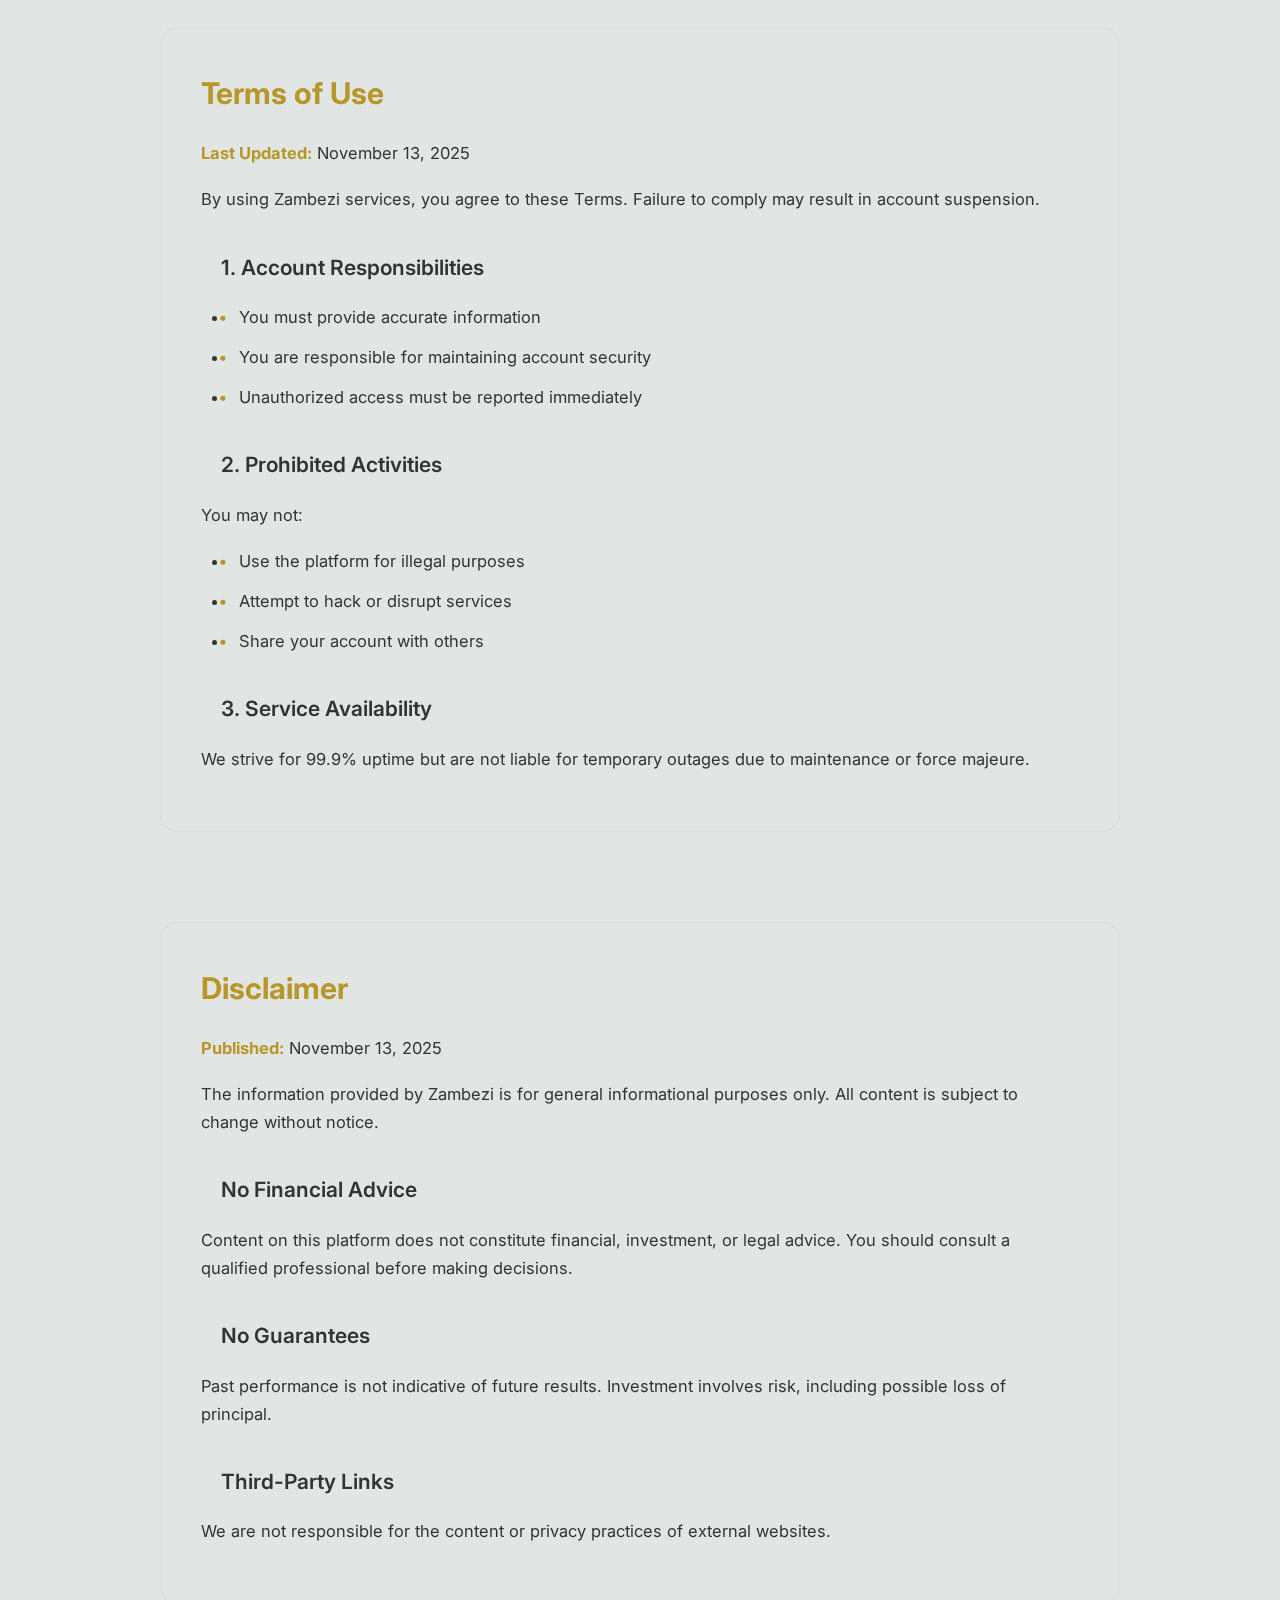
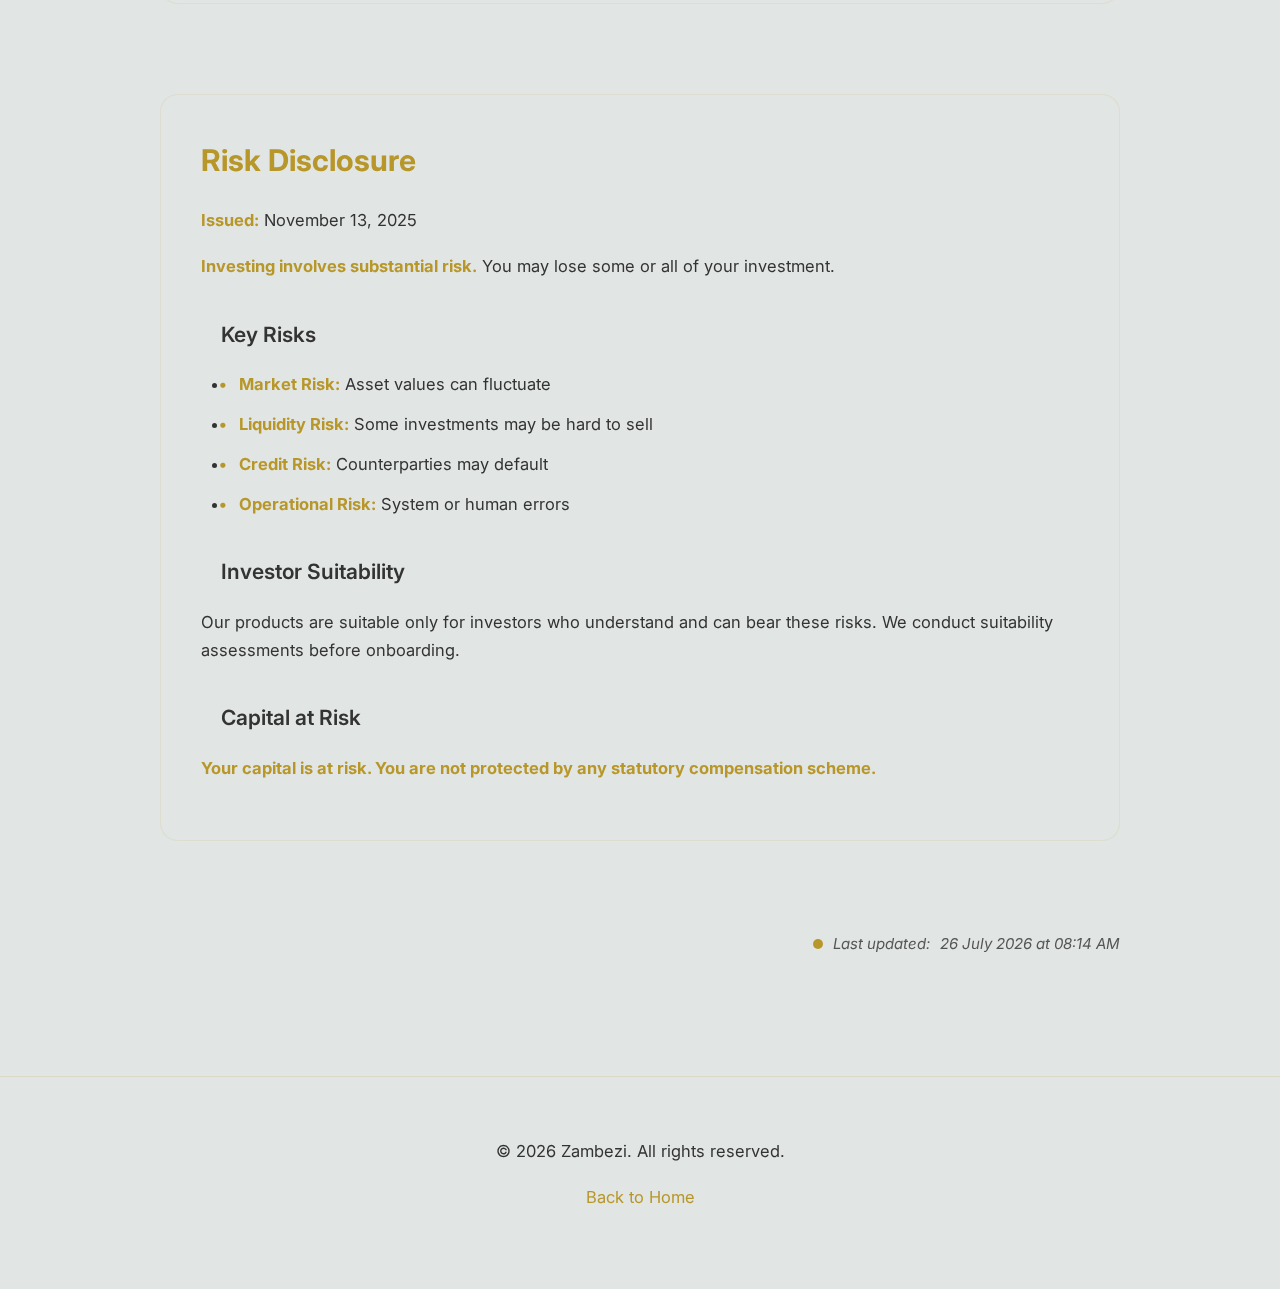
<file: legal.html>
<!DOCTYPE html>
<html lang="en">

<head>
    <meta charset="UTF-8">
    <meta name="viewport" content="width=device-width, initial-scale=1.0">
    <title>Legal – Zambezi</title>
    <link href="https://fonts.googleapis.com/css2?family=Inter:wght@400;600;700;900&display=swap" rel="stylesheet">
    <style>
        /* RESET & BASE */
        * {
            margin: 0;
            padding: 0;
            box-sizing: border-box;
        }

        body {
            font-family: 'Inter', sans-serif;
            background: #e1e5e3;
            /* match footer background */
            color: #333;
            line-height: 1.7;
            overflow-x: hidden;
            position: relative;
        }

        /* DYNAMIC BACKGROUND – SUBTLE PARTICLES */
        .bg-particles {
            position: fixed;
            top: 0;
            left: 0;
            right: 0;
            bottom: 0;
            pointer-events: none;
            z-index: -1;
        }

        .particle {
            position: absolute;
            width: 3px;
            height: 3px;
            background: rgba(184, 151, 42, 0.3);
            /* gold particles */
            border-radius: 50%;
            opacity: 0;
            animation: float 10s infinite ease-in-out;
        }

        @keyframes float {

            0%,
            100% {
                transform: translateY(0) scale(0.8);
                opacity: 0;
            }

            50% {
                opacity: 0.4;
                transform: translateY(-100vh) scale(1.1);
            }
        }

        /* HEADER */
        header {
            background: #e1e5e3;
            color: #1a1a1a;
            text-align: center;
            padding: 140px 20px 100px;
            border-bottom: 1px solid rgba(184, 151, 42, 0.15);
            position: relative;
            overflow: hidden;
        }

        .logo {
            width: 100px;
            height: auto;
            filter: drop-shadow(0 2px 8px rgba(0, 0, 0, 0.3));
            margin-bottom: 24px;
            transition: transform 0.6s ease;
            background: transparent;
        }

        .logo:hover {
            transform: scale(1.08);
        }

        h1 {
            font-size: 48px;
            font-weight: 900;
            color: #b8972a;
            margin-bottom: 16px;
        }

        .subtitle {
            font-size: 19px;
            max-width: 750px;
            margin: 0 auto;
            opacity: 0.95;
            animation: fadeIn 1.5s ease-out;
        }

        @keyframes fadeIn {
            from {
                opacity: 0;
                transform: translateY(20px);
            }

            to {
                opacity: 0.95;
                transform: translateY(0);
            }
        }

        /* MAIN CONTENT – CARDS AND HOVER */
        .container {
            max-width: 1000px;
            margin: 100px auto;
            padding: 0 20px;
        }

        .legal-section {
            margin-bottom: 90px;
            padding: 40px;
            background: rgba(225, 229, 227, 0.6);
            /* light grey card */
            border-radius: 18px;
            border: 1px solid rgba(184, 151, 42, 0.1);
            /* soft gold border */
            transition: all 0.5s ease;
            cursor: pointer;
            position: relative;
            overflow: hidden;
        }

        .legal-section::before {
            content: '';
            position: absolute;
            top: 0;
            left: 0;
            right: 0;
            bottom: 0;
            background: linear-gradient(135deg, rgba(184, 151, 42, 0.05), transparent);
            opacity: 0;
            transition: opacity 0.5s ease;
            pointer-events: none;
        }

        .legal-section:hover::before {
            opacity: 1;
        }

        .legal-section:hover {
            transform: translateY(-6px);
            box-shadow: 0 16px 40px rgba(184, 151, 42, 0.2);
            /* stronger gold glow */
            border-color: rgba(184, 151, 42, 0.3);
        }

        h2 {
            font-size: 30px;
            font-weight: 700;
            color: #b8972a;
            /* gold headings */
            margin-bottom: 20px;
            position: relative;
            display: inline-block;
        }

        h2::after {
            content: '';
            position: absolute;
            bottom: -10px;
            left: 0;
            width: 0;
            height: 3px;
            background: #b8972a;
            transition: width 0.6s ease;
        }

        .legal-section:hover h2::after {
            width: 80px;
            /* longer underline on hover */
        }

        h3 {
            font-size: 21px;
            font-weight: 600;
            color: #333;
            /* dark headings */
            margin: 36px 0 18px;
            position: relative;
            padding-left: 20px;
        }

        h3::before {
            content: '→';
            position: absolute;
            left: 0;
            color: #b8972a;
            opacity: 0;
            transform: translateX(-10px);
            transition: all 0.4s ease;
        }

        .legal-section:hover h3::before {
            opacity: 1;
            transform: translateX(0);
        }

        p,
        li {
            font-size: 16.5px;
            margin-bottom: 18px;
            color: #333;
            /* dark text */
            transition: color 0.3s ease;
        }

        .legal-section:hover p,
        .legal-section:hover li {
            color: #000;
            /* darker text on hover for visibility */
        }

        ul {
            padding-left: 28px;
            margin-bottom: 24px;
        }

        li {
            margin-bottom: 12px;
            position: relative;
            padding-left: 10px;
        }

        li::before {
            content: '•';
            color: #b8972a;
            position: absolute;
            left: -10px;
            font-weight: bold;
        }

        strong {
            color: #b8972a;
            font-weight: 700;
        }

        /* LAST UPDATED – LIVE CLOCK */
        .updated {
            text-align: right;
            font-size: 15px;
            color: #555;
            margin-top: 50px;
            font-style: italic;
            display: flex;
            justify-content: flex-end;
            align-items: center;
            gap: 10px;
        }

        .live-dot {
            width: 10px;
            height: 10px;
            background: #b8972a;
            border-radius: 50%;
            animation: pulse 2.5s infinite;
        }

        @keyframes pulse {

            0%,
            100% {
                transform: scale(1);
                opacity: 0.7;
            }

            50% {
                transform: scale(1.3);
                opacity: 1;
            }
        }

        /* BACK TO TOP */
        .back-top {
            position: fixed;
            bottom: 30px;
            right: 30px;
            width: 56px;
            height: 56px;
            background: #b8972a;
            color: #fff;
            border-radius: 50%;
            display: flex;
            align-items: center;
            justify-content: center;
            font-size: 28px;
            font-weight: bold;
            cursor: pointer;
            opacity: 0;
            visibility: hidden;
            transition: all 0.5s cubic-bezier(0.4, 0, 0.2, 1);
            box-shadow: 0 8px 20px rgba(184, 151, 42, 0.25);
            z-index: 1000;
        }

        .back-top.show {
            opacity: 1;
            visibility: visible;
        }

        .back-top:hover {
            transform: translateY(-6px);
            box-shadow: 0 12px 30px rgba(184, 151, 42, 0.35);
        }

        /* FOOTER */
        footer {
            text-align: center;
            padding: 60px 20px;
            color: #555;
            font-size: 13.5px;
            border-top: 1px solid rgba(184, 151, 42, 0.15);
            margin-top: 120px;
        }

        footer a {
            color: #b8972a;
            text-decoration: none;
            position: relative;
        }

        footer a::after {
            content: '';
            position: absolute;
            bottom: -3px;
            left: 0;
            width: 0;
            height: 1.5px;
            background: #b8972a;
            transition: width 0.4s ease;
        }

        footer a:hover::after {
            width: 100%;
        }

        /* RESPONSIVE */
        @media (max-width: 768px) {
            h1 {
                font-size: 36px;
            }

            .subtitle {
                font-size: 17px;
            }

            h2 {
                font-size: 26px;
            }

            .container {
                margin: 70px auto;
            }

            .legal-section {
                padding: 30px 20px;
            }

            .back-top {
                width: 48px;
                height: 48px;
                font-size: 24px;
            }
        }
    </style>
</head>

<body>

    <!-- DYNAMIC PARTICLE BACKGROUND -->
    <div class="bg-particles" id="particles"></div>

    <!-- HEADER -->
    <header>
        <img src="./images/logo.png" alt="Zambezi" class="logo">
        <h1>Legal Center</h1>
        <p class="subtitle">Privacy, Terms, Disclaimer & Risk Disclosure – Always Up to Date</p>
    </header>

    <!-- MAIN CONTENT -->
    <div class="container">

        <!-- PRIVACY POLICY -->
        <section class="legal-section" data-title="Privacy Policy">
            <h2>Privacy Policy</h2>
            <p><strong>Effective Date:</strong> November 13, 2025</p>
            <p>At Zambezi, we respect your privacy and are committed to protecting your personal information. This
                Privacy Policy explains how we collect, use, and safeguard your data when you use our services.</p>

            <h3>1. Information We Collect</h3>
            <ul>
                <li>Personal details (name, email, phone, ID number)</li>
                <li>Financial information (account type, transaction history)</li>
                <li>Device and usage data (IP address, browser type)</li>
            </ul>

            <h3>2. How We Use Your Information</h3>
            <p>We use your data to:</p>
            <ul>
                <li>Provide and improve our financial services</li>
                <li>Verify identity and prevent fraud</li>
                <li>Send account updates and marketing (with consent)</li>
                <li>Comply with FSCA and legal requirements</li>
            </ul>

            <h3>3. Data Security</h3>
            <p>We implement bank-grade encryption, secure servers, and regular audits to protect your information.</p>

            <h3>4. Your Rights</h3>
            <p>You may request access, correction, or deletion of your data at any time by contacting
                <strong>privacy@zambezi.co.za</strong>.</p>
        </section>

        <!-- TERMS OF USE -->
        <section class="legal-section" data-title="Terms of Use">
            <h2>Terms of Use</h2>
            <p><strong>Last Updated:</strong> November 13, 2025</p>
            <p>By using Zambezi services, you agree to these Terms. Failure to comply may result in account suspension.
            </p>

            <h3>1. Account Responsibilities</h3>
            <ul>
                <li>You must provide accurate information</li>
                <li>You are responsible for maintaining account security</li>
                <li>Unauthorized access must be reported immediately</li>
            </ul>

            <h3>2. Prohibited Activities</h3>
            <p>You may not:</p>
            <ul>
                <li>Use the platform for illegal purposes</li>
                <li>Attempt to hack or disrupt services</li>
                <li>Share your account with others</li>
            </ul>

            <h3>3. Service Availability</h3>
            <p>We strive for 99.9% uptime but are not liable for temporary outages due to maintenance or force majeure.
            </p>
        </section>

        <!-- DISCLAIMER -->
        <section class="legal-section" data-title="Disclaimer">
            <h2>Disclaimer</h2>
            <p><strong>Published:</strong> November 13, 2025</p>
            <p>The information provided by Zambezi is for general informational purposes only. All content is subject to
                change without notice.</p>

            <h3>No Financial Advice</h3>
            <p>Content on this platform does not constitute financial, investment, or legal advice. You should consult a
                qualified professional before making decisions.</p>

            <h3>No Guarantees</h3>
            <p>Past performance is not indicative of future results. Investment involves risk, including possible loss
                of principal.</p>

            <h3>Third-Party Links</h3>
            <p>We are not responsible for the content or privacy practices of external websites.</p>
        </section>

        <!-- RISK DISCLOSURE -->
        <section class="legal-section" data-title="Risk Disclosure">
            <h2>Risk Disclosure</h2>
            <p><strong>Issued:</strong> November 13, 2025</p>
            <p><strong>Investing involves substantial risk.</strong> You may lose some or all of your investment.</p>

            <h3>Key Risks</h3>
            <ul>
                <li><strong>Market Risk:</strong> Asset values can fluctuate</li>
                <li><strong>Liquidity Risk:</strong> Some investments may be hard to sell</li>
                <li><strong>Credit Risk:</strong> Counterparties may default</li>
                <li><strong>Operational Risk:</strong> System or human errors</li>
            </ul>

            <h3>Investor Suitability</h3>
            <p>Our products are suitable only for investors who understand and can bear these risks. We conduct
                suitability assessments before onboarding.</p>

            <h3>Capital at Risk</h3>
            <p><strong>Your capital is at risk. You are not protected by any statutory compensation scheme.</strong></p>
        </section>

        <p class="updated">
            <span class="live-dot"></span>
            Last updated: <span id="updatedDate"></span>
        </p>
    </div>

    <!-- BACK TO TOP -->
    <div class="back-top" id="backTop">Up</div>

    <!-- FOOTER -->
    <footer>
        <p>© <span id="year"></span> Zambezi. All rights reserved.</p>
        <p><a href="index.html">Back to Home</a></p>
    </footer>

    <!-- JS: DYNAMIC & PROFESSIONAL -->
    <script>
        // Auto-update year
        const year = new Date().getFullYear();
        document.getElementById('year').textContent = year;

        // Live "Last updated" with time
        const updateDate = () => {
            const now = new Date();
            const months = ['January', 'February', 'March', 'April', 'May', 'June', 'July', 'August', 'September', 'October', 'November', 'December'];
            const formatted = `${now.getDate()} ${months[now.getMonth()]} ${now.getFullYear()} at ${now.toLocaleTimeString([], { hour: '2-digit', minute: '2-digit' })}`;
            document.getElementById('updatedDate').textContent = formatted;
        };
        updateDate();
        setInterval(updateDate, 1000);

        // Back to top
        const backTop = document.getElementById('backTop');
        window.addEventListener('scroll', () => {
            if (window.scrollY > 600) {
                backTop.classList.add('show');
            } else {
                backTop.classList.remove('show');
            }
        });
        backTop.addEventListener('click', () => {
            window.scrollTo({ top: 0, behavior: 'smooth' });
        });

        // Floating mint particles – subtle
        const particlesContainer = document.getElementById('particles');
        const createParticle = () => {
            const particle = document.createElement('div');
            particle.classList.add('particle');
            particle.style.left = Math.random() * 100 + 'vw';
            particle.style.animationDelay = Math.random() * 10 + 's';
            particle.style.animationDuration = (Math.random() * 8 + 8) + 's';
            particlesContainer.appendChild(particle);
            setTimeout(() => particle.remove(), 18000);
        };
        setInterval(createParticle, 600);

        // Dynamic page title on hover
        document.querySelectorAll('.legal-section').forEach(sec => {
            sec.addEventListener('mouseenter', () => {
                const title = sec.getAttribute('data-title');
                document.title = `${title} – Zambezi`;
            });
            sec.addEventListener('mouseleave', () => {
                document.title = 'Legal – Zambezi';
            });
        });

        console.log('%cZambezi Legal Center – Professional & Dynamic', 'color: #a8e6cf; font-size: 14px; font-weight: 600;');
    </script>

</body>

</html>
</file>
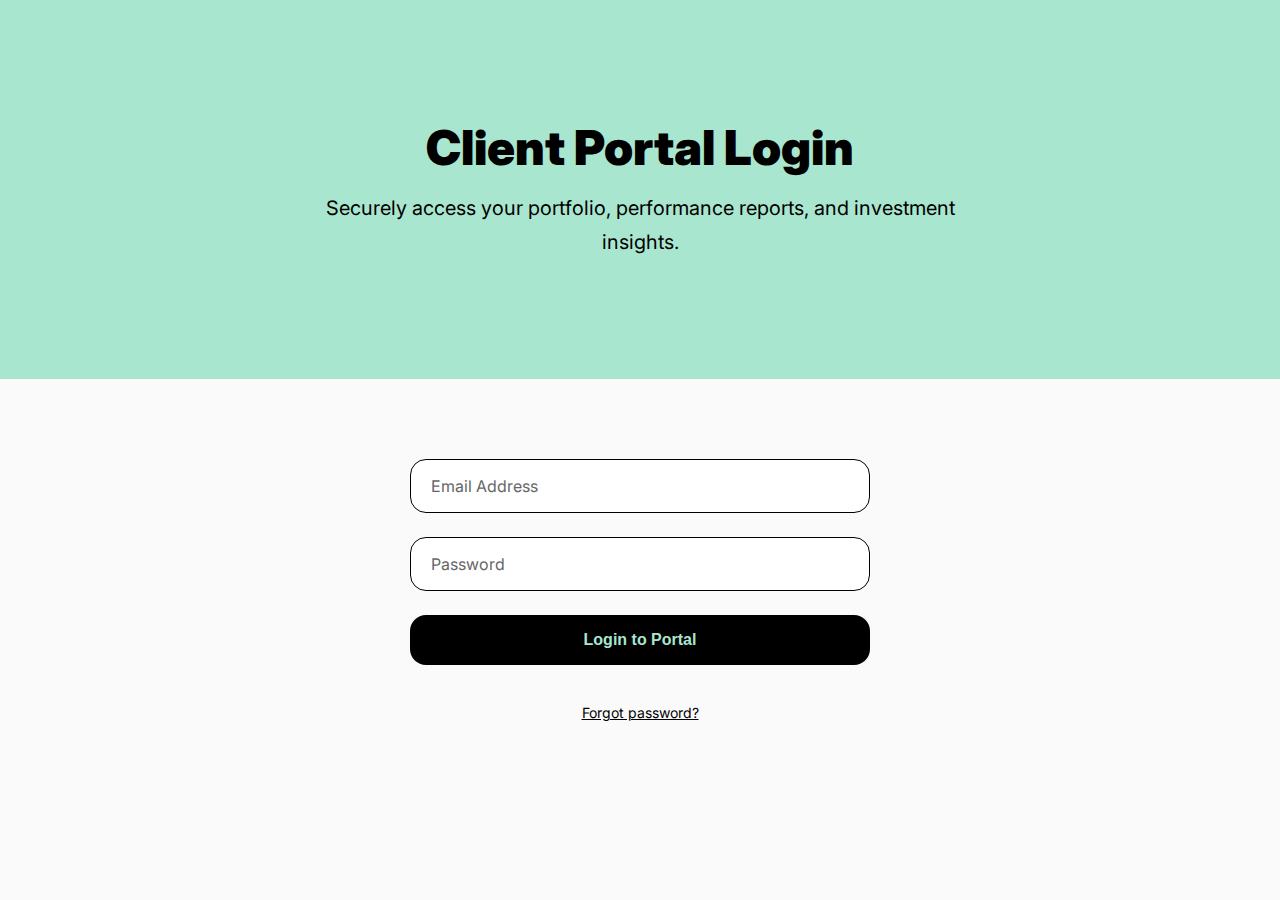
<file: login.html>
<!DOCTYPE html>
<html lang="en">
<head>
    <meta charset="UTF-8">
    <meta name="viewport" content="width=device-width, initial-scale=1.0">
    <title>Login – Zambezi Capital</title>
    <link href="https://fonts.googleapis.com/css2?family=Inter:wght@400;600;700;800&display=swap" rel="stylesheet">
    <link rel="stylesheet" href="styles.css">
</head>
<body>

<header>
    <h1>Client Portal Login</h1>
    <p>Securely access your portfolio, performance reports, and investment insights.</p>
</header>

<div class="container" style="display:flex; justify-content:center; padding:80px 20px;">
    <form action="/login" method="POST" class="login-form">
        <input type="email" name="email" placeholder="Email Address" required>
        <input type="password" name="password" placeholder="Password" required>
        <button type="submit">Login to Portal</button>
        <div class="forgot-link">
            <a href="#">Forgot password?</a>
        </div>
    </form>
</div>

</body>
</html>
</file>
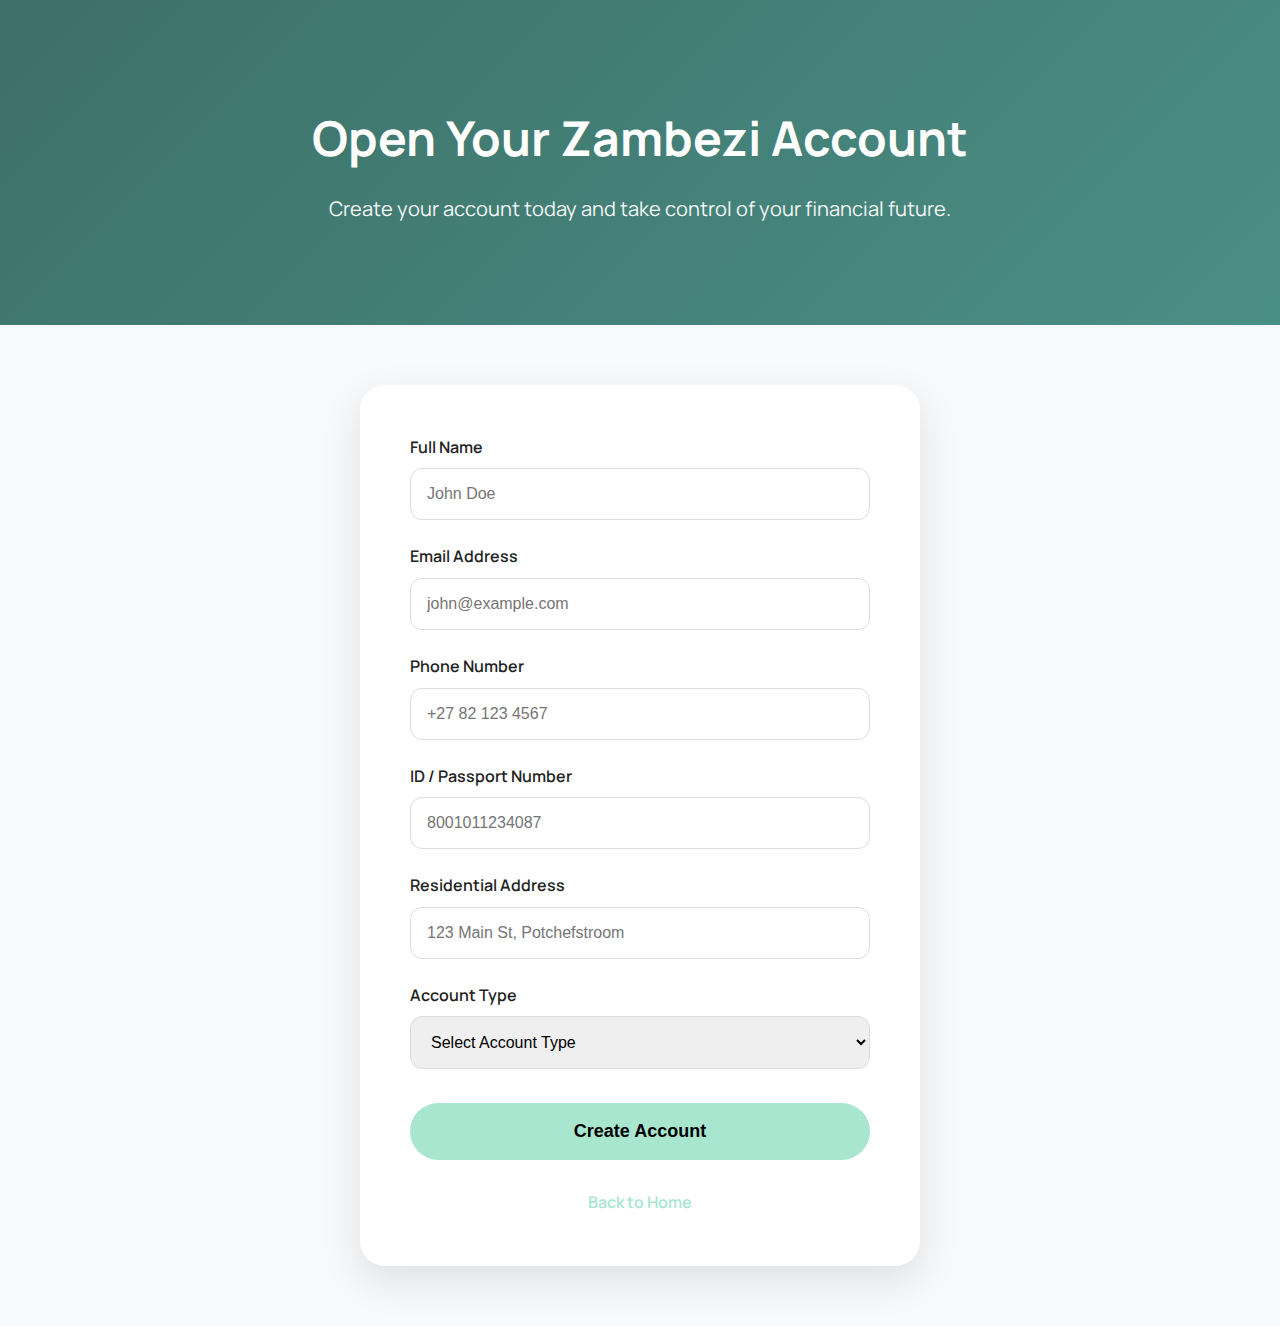
<file: signup.html>
<!DOCTYPE html>
<html lang="en">
<head>
    <meta charset="UTF-8">
    <meta name="viewport" content="width=device-width, initial-scale=1.0">
    <title>Open Account – Zambezi</title>
    <link href="https://fonts.googleapis.com/css2?family=Manrope:wght@400;600;700&display=swap" rel="stylesheet">
    <style>
        * { margin:0; padding:0; box-sizing:border-box; }
        body {
            font-family: 'Manrope', sans-serif;
            background: #f8f9fa;
            color: #333;
            line-height: 1.6;
        }
        header {
            background: linear-gradient(135deg, #3d7068 0%, #4a8f85 100%);
            color: #fff;
            text-align: center;
            padding: 100px 20px;
        }
        header h1 {
            font-size: 48px;
            font-weight: 700;
            margin-bottom: 16px;
        }
        header p {
            font-size: 20px;
            opacity: 0.95;
            max-width: 700px;
            margin: 0 auto;
        }
        .container {
            max-width: 600px;
            margin: 60px auto;
            padding: 0 20px;
        }
        .form-card {
            background: #fff;
            padding: 50px;
            border-radius: 25px;
            box-shadow: 0 15px 40px rgba(0,0,0,0.1);
        }
        .form-group {
            margin-bottom: 24px;
        }
        label {
            display: block;
            font-weight: 600;
            margin-bottom: 8px;
            color: #222;
        }
        input, select {
            width: 100%;
            padding: 16px;
            font-size: 16px;
            border: 1px solid #ddd;
            border-radius: 12px;
            transition: all 0.3s ease;
        }
        input:focus, select:focus {
            outline: none;
            border-color: #a8e6cf;
            box-shadow: 0 0 0 3px rgba(168,230,207,0.2);
            transform: translateY(-1px);
        }
        .btn-submit {
            background: #a8e6cf;
            color: #000;
            padding: 18px;
            font-size: 18px;
            font-weight: 700;
            border: none;
            border-radius: 30px;
            cursor: pointer;
            width: 100%;
            transition: all 0.3s ease;
            margin-top: 10px;
        }
        .btn-submit:hover {
            transform: translateY(-3px);
            box-shadow: 0 12px 30px rgba(168,230,207,0.4);
        }
        .btn-submit:disabled {
            opacity: 0.7;
            cursor: not-allowed;
            transform: none;
        }
        .success-message {
            text-align: center;
            padding: 30px;
            background: #d4edda;
            color: #161816;
            border-radius: 12px;
            margin-top: 20px;
            display: none;
        }
        .back-link {
            display: block;
            text-align: center;
            margin-top: 30px;
            color: #a8e6cf;
            text-decoration: none;
            font-weight: 600;
        }
        .back-link:hover {
            text-decoration: underline;
        }

        @media (max-width: 768px) {
            header h1 { font-size: 36px; }
            .form-card { padding: 30px; }
        }

        
    </style>
</head>
<body>

<header>
    <h1>Open Your Zambezi Account</h1>
    <p>Create your account today and take control of your financial future.</p>
</header>

<div class="container">
    <div class="form-card">
        <form id="signupForm" action="/signup" method="POST" novalidate>
            <div class="form-group">
                <label for="fullname">Full Name</label>
                <input type="text" id="fullname" name="fullname" required placeholder="John Doe">
            </div>

            <div class="form-group">
                <label for="email">Email Address</label>
                <input type="email" id="email" name="email" required placeholder="john@example.com">
            </div>

            <div class="form-group">
                <label for="phone">Phone Number</label>
                <input type="tel" id="phone" name="phone" required placeholder="+27 82 123 4567">
            </div>

            <div class="form-group">
                <label for="id_number">ID / Passport Number</label>
                <input type="text" id="id_number" name="id_number" required placeholder="8001011234087">
            </div>

            <div class="form-group">
                <label for="address">Residential Address</label>
                <input type="text" id="address" name="address" required placeholder="123 Main St, Potchefstroom">
            </div>

            <div class="form-group">
                <label for="account_type">Account Type</label>
                <select id="account_type" name="account_type" required>
                    <option value="">Select Account Type</option>
                    <option value="starter">Starter – R49/mo</option>
                    <option value="growth">Growth – R99/mo</option>
                    <option value="pro">Pro – R199/mo</option>
                    <option value="enterprise">Enterprise – R499/mo</option>
                </select>
            </div>

            <button type="submit" class="btn-submit" id="submitBtn">
                Create Account
            </button>
        </form>

        <div class="success-message" id="successMessage">
            <h3>Account Created Successfully!</h3>
            <p>We've sent a confirmation email to <strong id="emailDisplay"></strong>.</p>
            <p>You'll be redirected to your dashboard shortly...</p>
        </div>

        <a href="index.html" class="back-link">Back to Home</a>
    </div>
</div>

<script>
    const form = document.getElementById('signupForm');
    const submitBtn = document.getElementById('submitBtn');
    const successMessage = document.getElementById('successMessage');
    const emailDisplay = document.getElementById('emailDisplay');

    form.addEventListener('submit', function(e) {
        e.preventDefault();

        // Basic validation
        const email = document.getElementById('email').value;
        const fullname = document.getElementById('fullname').value.trim();
        const phone = document.getElementById('phone').value.trim();
        const id = document.getElementById('id_number').value.trim();
        const address = document.getElementById('address').value.trim();
        const account = document.getElementById('account_type').value;

        if (!fullname || !email || !phone || !id || !address || !account) {
            alert('Please fill in all fields.');
            return;
        }

        if (!/^\S+@\S+\.\S+$/.test(email)) {
            alert('Please enter a valid email address.');
            return;
        }

        // Simulate submission
        submitBtn.disabled = true;
        submitBtn.textContent = 'Creating Account...';

        setTimeout(() => {
            // Show success
            form.style.display = 'none';
            successMessage.style.display = 'block';
            emailDisplay.textContent = email;

            // Optional: redirect after 3 seconds
            setTimeout(() => {
                window.location.href = 'dashboard.html'; // or index.html
            }, 3000);

        }, 1500);
    });
</script>

</body>
</html>
</file>
<file: atang-imperium/style.css>
/* Base Styles & Variables */
:root {
    --primary: #4a6cf7;
    --secondary: #6c63ff;
    --light: #ffffff;
    --light-bg: #f8f9fa;
    --light-border: #eaeaea;
    --dark: #1d2130;
    --text: #4a5568;
    --text-light: #718096;
    --whatsapp-green: #2ecc71;
    --h1-font-size: 2.5rem;
    --hero-h1-font-size: 3.5rem;
    --orange: #f28c38;
    --high-contrast-text: #f5f5f5; /* For better contrast */
}

* {
    margin: 0;
    padding: 0;
    box-sizing: border-box;
    font-family: 'Segoe UI', Tahoma, Geneva, Verdana, sans-serif;
}

html {
    scroll-behavior: smooth;
}

body {
    background-color: var(--light);
    color: var(--text);
    line-height: 1.6;
}

/* Base Heading Styling */
h1 {
    font-size: var(--h1-font-size);
    font-weight: bold;
    line-height: 1.2;
    color: var(--dark);
}

/* Cover all headings in semantic elements */
:where(section, article, nav, aside) :where(h1, h2, h3, h4, h5, h6) {
    font-size: var(--h1-font-size);
}

/* Hero-specific override */
.hero-content h1 {
    font-size: var(--hero-h1-font-size);
    margin-bottom: 20px;
    line-height: 1.2;
    color: var(--dark);
}

/* Button Styles */
a {
    text-decoration: none;
    color: var(--dark);
    transition: all 0.3s ease;
}

a:hover {
    color: var(--primary);
}

.container {
    width: 90%;
    max-width: 1200px;
    margin: 0 auto;
    padding: 0 20px;
}

.btn {
    display: inline-block;
    padding: 14px 30px;
    background-color: var(--primary);
    color: var(--high-contrast-text);
    border-radius: 30px;
    font-weight: 600;
    text-transform: uppercase;
    letter-spacing: 1px;
    transition: background-color 0.3s ease, color 0.3s ease, transform 0.3s ease, box-shadow 0.3s ease;
    border: none;
    cursor: pointer;
    font-size: 0.9rem;
    box-shadow: 0 5px 15px rgba(74, 108, 247, 0.2);
}

.btn:hover {
    background-color: var(--secondary);
    color: var(--orange);
    transform: translateY(-3px);
    box-shadow: 0 8px 20px rgba(74, 108, 247, 0.3);
}

.btn-outline {
    background-color: transparent;
    border: 2px solid var(--primary);
    color: var(--primary);
    box-shadow: none;
}

.btn-outline:hover {
    background-color: var(--primary);
    color: var(--orange);
    box-shadow: 0 5px 15px rgba(74, 108, 247, 0.2);
}

section {
    padding: 60px 0;
}

.section-title {
    text-align: center;
    margin-bottom: 40px;
    position: relative;
}

.section-title h2 {
    font-size: 2.5rem;
    margin-bottom: 20px;
    color: var(--dark);
}

.services .section-title h2 {
    font-size: 3rem;
    font-weight: 700;
    margin-bottom: 30px;
    text-shadow: 0 2px 4px rgba(0, 0, 0, 0.1);
}

.section-title p {
    color: var(--text-light);
    max-width: 700px;
    margin: 0 auto;
    font-size: 1.1rem;
}

.section-title::after {
    content: '';
    position: absolute;
    bottom: -15px;
    left: 50%;
    transform: translateX(-50%);
    width: 80px;
    height: 4px;
    background: var(--primary);
    border-radius: 2px;
}

/* Header & Navigation */
header {
    background-color: transparent;
    position: fixed;
    width: 100%;
    z-index: 1000;
    padding: 0;
    height: 100px;
    transition: background 0.1s ease, box-shadow 0.1s ease;
    overflow: visible;
}

header.scrolled {
    background-color: rgb(255, 255, 255);
    box-shadow: 0 2px 10px rgba(0, 0, 0, 0.05);
}

.header-container {
    display: flex;
    justify-content: space-between;
    align-items: center;
    height: 100px;
}

.logo {
    display: flex;
    align-items: center;
    height: 100%;
}

.logo img {
    height: 100px;
    margin-top: 0;
}

.nav-links {
    display: flex;
    list-style: none;
    align-items: center;
    height: 100px;
}

.nav-links li {
    margin-left: 30px;
}

.nav-links a {
    font-weight: 500;
}

.nav-links a:hover {
    color: var(--primary);
}

.hamburger {
    display: none;
    cursor: pointer;
}

/* Hero Section */
.hero {
    position: relative;
    height: 100vh;
    display: flex;
    align-items: center;
    justify-content: center;
    background-image: 
        linear-gradient(to right, rgba(255, 255, 255, 0.226), rgba(255, 255, 255, 0.7)),
        url('images/digital-screen.webp');
    background-repeat: no-repeat;
    background-position: center center;
    background-size: cover;
    transform: translateZ(0);
}

.hero-content {
    max-width: 700px;
}

.hero-content p {
    font-size: 1.2rem;
    margin-bottom: 30px;
    color: var(--text);
}

.hero-btns {
    display: flex;
    gap: 20px;
}

/* Services Section */
.services {
    background-color: var(--light-bg);
    padding: 60px 0;
}

.services-list {
    max-width: 1100px;
    margin: 0 auto;
}

.service-item {
    display: flex;
    justify-content: center;
    align-items: center;
    padding: 50px 20px;
    border-bottom: 1px solid var(--light-border);
    position: relative;
    transition: all 0.3s ease;
    cursor: pointer;
}

.service-item:last-child {
    border-bottom: none;
}

.service-item:hover {
    background-color: rgba(74, 108, 247, 0.02);
    padding-left: 30px;
}

.service-item.selected {
    background: var(--primary);
    color: var(--high-contrast-text);
    border-radius: 20px;
    padding: 70px 50px;
    margin-bottom: 20px;
    border: none;
    position: relative;
    overflow: hidden;
}

.service-item.selected:hover {
    background: var(--secondary);
    padding-left: 70px;
}

.service-content {
    display: flex;
    justify-content: center;
    align-items: center;
    gap: 20px;
    width: 100%;
}

.service-number {
    font-size: 1.2rem;
    color: var(--text-light);
    font-weight: 300;
    min-width: 40px;
    text-align: center;
}

.service-item.selected .service-number {
    color: rgba(255, 255, 255, 0.7);
}

.service-details {
    flex: 1;
    text-align: center;
    max-width: 600px;
}

.service-item h3 {
    font-size: 1.8rem;
    font-weight: 500;
    color: var(--dark);
    margin: 0 0 15px 0;
}

.service-item.selected h3 {
    color: var(--high-contrast-text);
    font-size: 2rem;
}

.service-details p {
    color: var(--text-light);
    line-height: 1.6;
    margin: 0 auto;
    font-size: 1.1rem;
    max-width: 400px;
    text-align: center;
}

.service-item.selected p {
    color: rgba(255, 255, 255, 0.8);
}

.service-btn {
    width: 50px;
    height: 50px;
    border: 2px solid var(--primary);
    background: transparent;
    border-radius: 50%;
    display: flex;
    align-items: center;
    justify-content: center;
    cursor: pointer;
    transition: all 0.3s ease;
    color: var(--primary);
    font-size: 1.2rem;
}

.service-btn:hover {
    border-color: var(--secondary);
    color: var(--secondary);
    transform: scale(1.1);
}

.service-item.selected .service-btn {
    border-color: var(--high-contrast-text);
    color: var(--high-contrast-text);
}

.service-item.selected .service-btn:hover {
    border-color: var(--secondary);
    color: var(--secondary);
    background: rgba(255, 255, 255, 0.1);
}

/* About Section */
.about-content {
    display: grid;
    grid-template-columns: 1fr 1fr;
    gap: 50px;
    align-items: center;
}

.about-image {
    border-radius: 15px;
    overflow: hidden;
    box-shadow: 0 15px 30px rgba(0, 0, 0, 0.1);
}

.about-image img {
    width: 100%;
    height: auto;
    display: block;
    transition: transform 0.5s ease;
}

.about-image:hover img {
    transform: scale(1.05);
}

.about-text h2 {
    font-size: 2.5rem;
    margin-bottom: 20px;
    color: var(--dark);
}

.about-text p {
    margin-bottom: 20px;
    color: var(--text);
}

/* Process Section */
.process {
    background-color: var(--light-bg);
}

.process-steps {
    display: flex;
    justify-content: space-between;
    margin-top: 50px;
    position: relative;
}

.process-steps::before {
    content: '';
    position: absolute;
    top: 40px;
    left: 0;
    width: 100%;
    height: 3px;
    background: var(--primary);
    z-index: 1;
}

.step {
    text-align: center;
    position: relative;
    z-index: 2;
    width: 200px;
}

.step-number {
    width: 80px;
    height: 80px;
    background: var(--primary);
    color: var(--high-contrast-text);
    border-radius: 50%;
    display: flex;
    align-items: center;
    justify-content: center;
    font-size: 1.8rem;
    font-weight: bold;
    margin: 0 auto 20px;
    position: relative;
}

.step-number::after {
    content: '';
    position: absolute;
    width: 70px;
    height: 70px;
    border: 2px solid var(--primary);
    border-radius: 50%;
    animation: pulse 2s infinite;
}

@keyframes pulse {
    0% {
        transform: scale(1);
        opacity: 1;
    }
    100% {
        transform: scale(1.5);
        opacity: 0;
    }
}

.step h3 {
    color: var(--dark);
    margin-bottom: 10px;
}

/* Our Advantage Section */
.our-advantage {
    background-color: var(--light);
    padding: 60px 0;
}

.stats-grid {
    display: grid;
    grid-template-columns: repeat(auto-fit, minmax(280px, 1fr));
    gap: 2rem;
    margin-top: 3rem;
}

.stat-card {
    background: var(--light);
    border: 1px solid var(--light-border);
    border-radius: 20px;
    overflow: hidden;
    position: relative;
    transition: all 0.4s ease;
    height: 300px;
    animation: fadeInUp 0.8s ease-out;
    animation-fill-mode: both;
}

.stat-card:hover {
    transform: translateY(-10px);
    border-color: var(--primary);
    box-shadow: 0 20px 40px rgba(74, 108, 247, 0.1);
}

.card-image {
    width: 100%;
    height: 60%;
    background-size: cover;
    background-position: center;
    background-repeat: no-repeat;
    position: relative;
}

.card-1 { background-image: url('images/solution.jpg'); }
.card-2 { background-image: url('images/futuristic-technology.jpg'); }
.card-3 { background-image: url('images/business-roles.jpg'); }
.card-4 { background-image: url('images/growth.jpg'); }
.card-5 { background-image: url('images/interface-design.jpg'); }
.card-6 { background-image: url('images/team.jpg'); }

.card-overlay {
    position: absolute;
    top: 0;
    left: 0;
    right: 0;
    bottom: 0;
    background: linear-gradient(135deg, var(--primary), var(--secondary));
    opacity: 0;
    transition: opacity 0.3s ease;
}

.stat-card:hover .card-overlay {
    opacity: 0.3;
}

.card-icon {
    position: absolute;
    top: 1rem;
    right: 1rem;
    width: 40px;
    height: 40px;
    background: var(--light-bg);
    border-radius: 50%;
    display: flex;
    align-items: center;
    justify-content: center;
    transition: all 0.3s ease;
}

.stat-card:hover .card-icon {
    background: var(--primary);
    transform: scale(1.1);
}

.card-icon i {
    font-size: 1.2rem;
    color: var(--dark);
}

.stat-card:hover .card-icon i {
    color: var(--high-contrast-text);
}

.card-content {
    padding: 1.5rem;
    height: 40%;
    display: flex;
    flex-direction: column;
    justify-content: center;
    background: var(--light-bg);
}

.stat-label {
    font-size: 1.2rem;
    color: var(--dark);
    font-weight: 600;
    margin-bottom: 0.3rem;
}

.feature-description {
    font-size: 0.9rem;
    color: var(--text);
    margin-top: 0;
    line-height: 1.4;
}

.stat-card:nth-child(1) { animation-delay: 0.1s; }
.stat-card:nth-child(2) { animation-delay: 0.2s; }
.stat-card:nth-child(3) { animation-delay: 0.3s; }
.stat-card:nth-child(4) { animation-delay: 0.4s; }
.stat-card:nth-child(5) { animation-delay: 0.5s; }
.stat-card:nth-child(6) { animation-delay: 0.6s; }

@keyframes fadeInUp {
    from {
        opacity: 0;
        transform: translateY(30px);
    }
    to {
        opacity: 1;
        transform: translateY(0);
    }
}

/* Contact Section */
.contact .split-card {
    display: flex;
    flex-wrap: wrap;
    background: var(--light);
    border-radius: 20px;
    overflow: hidden;
    box-shadow: 0 15px 30px rgba(0, 0, 0, 0.1);
    transition: transform 0.3s ease;
}

.contact .split-card:hover {
    transform: translateY(-5px);
}

.contact .contact-info {
    flex: 1;
    min-width: 300px;
    padding: 40px;
    background: var(--dark);
    color: var(--high-contrast-text);
}

.contact .image-container {
    flex: 1;
    min-width: 300px;
    background: url('images/telephone.jpg') no-repeat center center/cover;
    position: relative;
    overflow: hidden;
}

.contact .image-overlay {
    position: absolute;
    top: 0;
    left: 0;
    right: 0;
    bottom: 0;
    opacity: 0.5;
    z-index: 1;
}

.contact .contact-info h2 {
    font-size: 28px;
    margin-bottom: 30px;
    position: relative;
    display: inline-block;
}

.contact .contact-info h2:after {
    content: '';
    position: absolute;
    bottom: -10px;
    left: 0;
    width: 50px;
    height: 3px;
    background: var(--primary);
}

.contact .contact-details {
    margin-top: 30px;
    position: relative;
    z-index: 2;
}

.contact .contact-item {
    display: flex;
    align-items: center;
    margin-bottom: 25px;
    transition: transform 0.3s ease;
}

.contact .contact-item:hover {
    transform: translateX(5px);
}

.contact .icon {
    width: 50px;
    height: 50px;
    background: var(--primary);
    border-radius: 50%;
    display: flex;
    justify-content: center;
    align-items: center;
    margin-right: 15px;
    flex-shrink: 0;
}

.contact .icon i {
    font-size: 20px;
    color: var(--high-contrast-text);
}

.contact .details h3 {
    font-size: 18px;
    margin-bottom: 5px;
    color: var(--primary);
}

.contact .details p, .contact .details a {
    color: var(--high-contrast-text);
    text-decoration: none;
    transition: color 0.3s ease;
}

.contact .details a:hover {
    color: var(--primary);
}

.contact .whatsapp {
    color: var(--whatsapp-green) !important;
}

.contact .social-links {
    display: flex;
    justify-content: center;
    margin-top: 40px;
    gap: 12px; /* Increased for touch target spacing */
}

.contact .social-links a {
    width: 44px;
    height: 44px;
    border-radius: 50%;
    background: var(--light-bg);
    display: flex;
    justify-content: center;
    align-items: center;
    color: var(--dark);
    text-decoration: none;
    transition: all 0.3s ease;
}

.contact .social-links a:hover {
    background: var(--primary);
    color: var(--high-contrast-text);
    transform: translateY(-3px);
}

/* Footer */
footer {
    background: var(--dark);
    padding: 60px 0 10px;
    color: var(--high-contrast-text);
}

.footer-container {
    display: grid;
    grid-template-columns: repeat(auto-fit, minmax(250px, 1fr));
    gap: 70px;
    margin-bottom: 10px;
}

.footer-col h3 {
    font-size: 1.3rem;
    margin-bottom: 20px;
    position: relative;
    padding-bottom: 10px;
    color: var(--high-contrast-text);
}

.footer-col h3::after {
    content: '';
    position: absolute;
    bottom: 0;
    left: 0;
    width: 40px;
    height: 3px;
    background: var(--primary);
}

.footer-links {
    list-style: none;
}

.footer-links li {
    margin-bottom: 12px;
}

.footer-links a {
    color: var(--high-contrast-text);
}

.footer-links a:hover {
    color: var(--primary);
}

.footer .social-links {
    display: flex;
    gap: 12px; /* Increased for touch target spacing */
    margin-top: 20px;
    position: relative;
    z-index: 2;
}

.footer .social-links a {
    width: 44px;
    height: 44px;
    border-radius: 50%;
    background: rgba(255, 255, 255, 0.1);
    display: flex;
    align-items: center;
    justify-content: center;
    transition: all 0.3s ease;
    color: var(--high-contrast-text);
}

.footer .social-links a:hover {
    background: var(--primary);
    transform: translateY(-3px);
}

.footer-logo {
    position: static;
    margin-top: 20px;
    text-align: left;
    border-top: 1px solid rgba(255, 255, 255, 0.1);
    padding-top: 20px;
    height: auto;
    overflow: visible;
}

.footer-logo-row {
    display: flex;
    align-items: center;
    gap: 24px;
}

.footer-logo-row img {
    position: static;
    height: 80px;
    width: auto;
    filter: brightness(0) invert(1);
    opacity: 0.9;
}

.footer-logo-row img:first-child {
    height: 100px;
}

.footer-division {
    margin-top: 12px;
    font-size: 0.95rem;
    font-style: italic;
    color: #ccc;
}

.footer-divider {
    border: none;
    border-top: 1px solid rgba(255,255,255,0.1);
    margin: 18px 0 10px 0;
}

.footer-col:nth-child(2) {
    margin-left: 40px;
}

.copyright {
    text-align: center;
    padding-top: 30px;
    border-top: 1px solid rgba(255, 255, 255, 0.1);
    color: rgba(255, 255, 255, 0.6);
    font-size: 0.9rem;
}

/* Responsive Design */
@media (max-width: 992px) {
    .about-content {
        grid-template-columns: 1fr;
    }
    
    .contact .split-card {
        flex-direction: column;
    }
    
    .contact .contact-info, .contact .image-container {
        min-width: 100%;
    }
    
    .process-steps {
        flex-direction: column;
        align-items: center;
        gap: 40px;
    }
    
    .process-steps::before {
        display: none;
    }
    
    .hero-content h1 {
        font-size: var(--hero-h1-font-size);
    }
    
    .service-content {
        flex-direction: column;
        gap: 15px;
        align-items: center;
    }
    
    .service-item {
        flex-direction: column;
        align-items: center;
    }
    
    .service-item.selected {
        padding: 50px 30px;
    }
    
    .service-details {
        max-width: 100%;
    }
    
    .service-details p {
        max-width: 100%;
        text-align: center;
    }
    
    .stats-grid {
        grid-template-columns: repeat(auto-fit, minmax(250px, 1fr));
        gap: 1.5rem;
    }
}

@media (max-width: 768px) {
    .nav-links {
        position: fixed;
        top: 80px;
        left: -100%;
        width: 100%;
        height: calc(100vh - 80px);
        background: var(--light);
        flex-direction: column;
        align-items: center;
        justify-content: center;
        transition: all 0.5s ease;
        box-shadow: 0 5px 10px rgba(0, 0, 0, 0.1);
    }
    
    .nav-links.active {
        left: 0;
    }
    
    .nav-links li {
        margin: 15px 0;
    }
    
    .hamburger {
        display: block;
        font-size: 1.5rem;
    }
    
    .hero-content h1 {
        font-size: var(--hero-h1-font-size);
    }
    
    .hero-btns {
        flex-direction: column;
        gap: 15px;
    }
    
    .section-title h2 {
        font-size: 2rem;
    }
    
    .services .section-title h2 {
        font-size: 2.5rem;
    }
    
    .service-item {
        padding: 30px 15px;
    }
    
    .service-item:hover {
        padding-left: 15px;
    }
    
    .service-item.selected {
        padding: 40px 20px;
    }
    
    .service-item.selected:hover {
        padding-left: 40px;
    }
    
    .service-content {
        flex-direction: column;
        gap: 10px;
    }
    
    .service-item h3 {
        font-size: 1.5rem;
    }
    
    .service-item.selected h3 {
        font-size: 1.7rem;
    }
    
    .service-details p {
        font-size: 1rem;
        max-width: 100%;
        text-align: center;
    }
    
    .service-btn {
        width: 44px;
        height: 44px;
        margin-top: 12px;
    }
    
    .stat-card {
        height: 280px;
    }
    
    .section-title {
        margin-bottom: 40px;
    }
    
    .container {
        padding: 0 1rem;
    }

    .footer-logo-row img {
        height: 65px;
    }
}

@media (min-width: 768px) {
    :root {
        --h1-font-size: 2.5rem;
    }
}

@media (max-width: 992px) {
    :root {
        --hero-h1-font-size: 2.8rem;
    }
}

@media (max-width: 768px) {
    :root {
        --hero-h1-font-size: 2.3rem;
    }
}
</file>
<file: contact-book/style.css>
* {
            margin: 0;
            padding: 0;
            box-sizing: border-box;
        }

        body {
            font-family: -apple-system, BlinkMacSystemFont, 'Segoe UI', Roboto, Oxygen, Ubuntu, Cantarell, sans-serif;
            background: linear-gradient(135deg, #667eea 0%, #764ba2 100%);
            min-height: 100vh;
            padding: 20px;
        }

        .container {
            max-width: 1200px;
            margin: 0 auto;
            background: white;
            border-radius: 20px;
            box-shadow: 0 20px 60px rgba(0, 0, 0, 0.3);
            overflow: hidden;
            animation: slideIn 0.6s ease-out;
        }

        @keyframes slideIn {
            from {
                opacity: 0;
                transform: translateY(30px);
            }
            to {
                opacity: 1;
                transform: translateY(0);
            }
        }

        .header {
            background: linear-gradient(135deg, #6b46c1, #8b5cf6);
            padding: 2rem;
            text-align: center;
            color: white;
            position: relative;
            overflow: hidden;
        }

        .header::before {
            content: '';
            position: absolute;
            top: 0;
            left: 0;
            right: 0;
            bottom: 0;
            background: linear-gradient(to bottom, rgba(255, 255, 255, 0.2), rgba(255, 255, 255, 0));
            opacity: 0.3;
        }

        .header h1 {
            font-size: 2.5rem;
            font-weight: 800;
            margin-bottom: 0.5rem;
            position: relative;
            z-index: 1;
        }

        .header p {
            font-size: 1.1rem;
            opacity: 0.9;
            position: relative;
            z-index: 1;
        }

        .main-content {
            display: grid;
            grid-template-columns: 400px 1fr;
            min-height: 70vh;
        }

        .sidebar {
            background: #f8fafc;
            padding: 2rem;
            border-right: 1px solid #e2e8f0;
        }

        .contact-form {
            background: white;
            border-radius: 15px;
            padding: 2rem;
            box-shadow: 0 4px 20px rgba(0, 0, 0, 0.1);
            margin-bottom: 2rem;
        }

        .form-title {
            font-size: 1.5rem;
            font-weight: 700;
            color: #1f2937;
            margin-bottom: 1.5rem;
            display: flex;
            align-items: center;
            gap: 0.5rem;
        }

        .avatar-upload {
            text-align: center;
            margin-bottom: 2rem;
        }

        .avatar-preview {
            width: 100px;
            height: 100px;
            border-radius: 50%;
            background: linear-gradient(135deg, #e2e8f0, #cbd5e1);
            margin: 0 auto 1rem;
            display: flex;
            align-items: center;
            justify-content: center;
            font-size: 2.5rem;
            color: #64748b;
            cursor: pointer;
            transition: all 0.3s ease;
            position: relative;
            overflow: hidden;
            border: 4px solid white;
            box-shadow: 0 4px 20px rgba(0, 0, 0, 0.1);
        }

        .avatar-preview:hover {
            transform: scale(1.05);
            box-shadow: 0 8px 30px rgba(0, 0, 0, 0.2);
        }

        .avatar-preview img {
            width: 100%;
            height: 100%;
            object-fit: cover;
        }

        .avatar-preview .placeholder {
            font-size: 2rem;
        }

        .file-input {
            display: none;
        }

        .upload-btn {
            background: #6b46c1;
            color: white;
            border: none;
            padding: 0.5rem 1rem;
            border-radius: 8px;
            cursor: pointer;
            font-size: 0.9rem;
            font-weight: 500;
            transition: all 0.3s ease;
        }

        .upload-btn:hover {
            background: #553c9a;
            transform: translateY(-1px);
        }

        .form-group {
            margin-bottom: 1.5rem;
        }

        .form-group label {
            display: block;
            margin-bottom: 0.5rem;
            font-weight: 600;
            color: #374151;
        }

        .form-group input,
        .form-group textarea {
            width: 100%;
            padding: 0.75rem;
            border: 2px solid #e2e8f0;
            border-radius: 10px;
            font-size: 1rem;
            transition: all 0.3s ease;
            outline: none;
        }

        .form-group input:focus,
        .form-group textarea:focus {
            border-color: #6b46c1;
            box-shadow: 0 0 0 3px rgba(107, 70, 193, 0.1);
        }

        .form-group textarea {
            resize: vertical;
            min-height: 80px;
        }

        .form-actions {
            display: flex;
            gap: 1rem;
        }

        .btn {
            padding: 0.75rem 1.5rem;
            border: none;
            border-radius: 10px;
            font-size: 1rem;
            font-weight: 600;
            cursor: pointer;
            transition: all 0.3s ease;
            display: flex;
            align-items: center;
            gap: 0.5rem;
        }

        .btn-primary {
            background: linear-gradient(135deg, #6b46c1, #8b5cf6);
            color: white;
            flex: 1;
        }

        .btn-primary:hover {
            transform: translateY(-2px);
            box-shadow: 0 8px 25px rgba(107, 70, 193, 0.3);
        }

        .btn-secondary {
            background: #f3f4f6;
            color: #6b7280;
            border: 2px solid #e5e7eb;
        }

        .btn-secondary:hover {
            background: #e5e7eb;
        }

        .contact-list-container {
            padding: 2rem;
            background: white;
        }

        .controls {
            display: flex;
            gap: 1rem;
            margin-bottom: 2rem;
            flex-wrap: wrap;
        }

        .search-box {
            flex: 1;
            min-width: 250px;
            position: relative;
        }

        .search-box input {
            width: 100%;
            padding: 0.75rem 1rem 0.75rem 3rem;
            border: 2px solid #e2e8f0;
            border-radius: 25px;
            font-size: 1rem;
            outline: none;
            transition: all 0.3s ease;
        }

        .search-box input:focus {
            border-color: #6b46c1;
            box-shadow: 0 0 0 3px rgba(107, 70, 193, 0.1);
        }

        .search-box::before {
            content: '🔍';
            position: absolute;
            left: 1rem;
            top: 50%;
            transform: translateY(-50%);
            font-size: 1.2rem;
        }

        .sort-btn {
            background: white;
            border: 2px solid #e2e8f0;
            padding: 0.75rem 1.5rem;
            border-radius: 25px;
            cursor: pointer;
            font-weight: 600;
            transition: all 0.3s ease;
            display: flex;
            align-items: center;
            gap: 0.5rem;
        }

        .sort-btn:hover {
            border-color: #6b46c1;
            color: #6b46c1;
        }

        .sort-btn.active {
            background: #6b46c1;
            color: white;
            border-color: #6b46c1;
        }

        .contact-stats {
            background: linear-gradient(135deg, #f8fafc, #e2e8f0);
            padding: 1rem 1.5rem;
            border-radius: 15px;
            margin-bottom: 2rem;
            text-align: center;
        }

        .stats-number {
            font-size: 2rem;
            font-weight: 800;
            color: #6b46c1;
        }

        .stats-label {
            color: #6b7280;
            font-size: 0.9rem;
        }

        .contact-grid {
            display: grid;
            gap: 1rem;
            max-height: 60vh;
            overflow-y: auto;
            padding-right: 0.5rem;
        }

        .contact-grid::-webkit-scrollbar {
            width: 8px;
        }

        .contact-grid::-webkit-scrollbar-track {
            background: #f1f5f9;
            border-radius: 4px;
        }

        .contact-grid::-webkit-scrollbar-thumb {
            background: #cbd5e1;
            border-radius: 4px;
        }

        .contact-grid::-webkit-scrollbar-thumb:hover {
            background: #94a3b8;
        }

        .contact-card {
            background: white;
            border-radius: 15px;
            padding: 1.5rem;
            border: 2px solid #f1f5f9;
            transition: all 0.3s ease;
            cursor: pointer;
            animation: fadeInUp 0.4s ease-out;
        }

        @keyframes fadeInUp {
            from {
                opacity: 0;
                transform: translateY(20px);
            }
            to {
                opacity: 1;
                transform: translateY(0);
            }
        }

        .contact-card:hover {
            border-color: #6b46c1;
            transform: translateY(-2px);
            box-shadow: 0 8px 30px rgba(0, 0, 0, 0.1);
        }

        .contact-header {
            display: flex;
            align-items: center;
            gap: 1rem;
            margin-bottom: 1rem;
        }

        .contact-avatar {
            width: 60px;
            height: 60px;
            border-radius: 50%;
            background: linear-gradient(135deg, #e2e8f0, #cbd5e1);
            display: flex;
            align-items: center;
            justify-content: center;
            font-size: 1.5rem;
            color: #64748b;
            overflow: hidden;
            border: 3px solid white;
            box-shadow: 0 4px 15px rgba(0, 0, 0, 0.1);
        }

        .contact-avatar img {
            width: 100%;
            height: 100%;
            object-fit: cover;
        }

        .contact-info {
            flex: 1;
        }

        .contact-name {
            font-size: 1.2rem;
            font-weight: 700;
            color: #1f2937;
            margin-bottom: 0.25rem;
        }

        .contact-email {
            color: #6b7280;
            font-size: 0.9rem;
        }

        .contact-details {
            margin-bottom: 1rem;
        }

        .detail-item {
            display: flex;
            align-items: center;
            gap: 0.5rem;
            margin-bottom: 0.5rem;
            color: #6b7280;
            font-size: 0.9rem;
        }

        .contact-actions {
            display: flex;
            gap: 0.5rem;
        }

        .action-btn {
            padding: 0.5rem 1rem;
            border: none;
            border-radius: 8px;
            font-size: 0.8rem;
            font-weight: 500;
            cursor: pointer;
            transition: all 0.3s ease;
            display: flex;
            align-items: center;
            gap: 0.25rem;
        }

        .edit-btn {
            background: #f0f9ff;
            color: #0369a1;
            border: 1px solid #bae6fd;
        }

        .edit-btn:hover {
            background: #e0f2fe;
        }

        .delete-btn {
            background: #fef2f2;
            color: #dc2626;
            border: 1px solid #fecaca;
        }

        .delete-btn:hover {
            background: #fee2e2;
        }

        .empty-state {
            text-align: center;
            padding: 3rem 1rem;
            color: #6b7280;
        }

        .empty-state-icon {
            font-size: 4rem;
            margin-bottom: 1rem;
            opacity: 0.5;
        }

        .empty-state h3 {
            font-size: 1.5rem;
            margin-bottom: 0.5rem;
            color: #374151;
        }

        .notification {
            position: fixed;
            top: 20px;
            right: 20px;
            background: #10b981;
            color: white;
            padding: 1rem 1.5rem;
            border-radius: 10px;
            box-shadow: 0 10px 30px rgba(0, 0, 0, 0.3);
            z-index: 10000;
            animation: slideInRight 0.3s ease, slideOutRight 0.3s ease 2.7s forwards;
            font-weight: 500;
        }

        .notification.error {
            background: #ef4444;
        }

        @keyframes slideInRight {
            from {
                transform: translateX(100%);
                opacity: 0;
            }
            to {
                transform: translateX(0);
                opacity: 1;
            }
        }

        @keyframes slideOutRight {
            from {
                transform: translateX(0);
                opacity: 1;
            }
            to {
                transform: translateX(100%);
                opacity: 0;
            }
        }

        /* Custom Confirmation Modal */
        .modal-overlay {
            position: fixed;
            top: 0;
            left: 0;
            right: 0;
            bottom: 0;
            background: rgba(0, 0, 0, 0.5);
            display: flex;
            align-items: center;
            justify-content: center;
            z-index: 10000;
            opacity: 0;
            animation: fadeIn 0.3s ease forwards;
        }

        .modal {
            background: white;
            border-radius: 20px;
            padding: 2rem;
            max-width: 400px;
            width: 90%;
            text-align: center;
            transform: scale(0.9);
            animation: scaleIn 0.3s ease forwards;
            box-shadow: 0 20px 60px rgba(0, 0, 0, 0.3);
        }

        .modal h3 {
            color: #dc2626;
            font-size: 1.5rem;
            margin-bottom: 1rem;
            display: flex;
            align-items: center;
            justify-content: center;
            gap: 0.5rem;
        }

        .modal p {
            color: #6b7280;
            margin-bottom: 2rem;
            line-height: 1.6;
        }

        .modal-actions {
            display: flex;
            gap: 1rem;
        }

        .modal-btn {
            flex: 1;
            padding: 0.75rem 1.5rem;
            border: none;
            border-radius: 10px;
            font-weight: 600;
            cursor: pointer;
            transition: all 0.3s ease;
        }

        .modal-btn-danger {
            background: #dc2626;
            color: white;
        }

        .modal-btn-danger:hover {
            background: #b91c1c;
            transform: translateY(-1px);
        }

        .modal-btn-cancel {
            background: #f3f4f6;
            color: #6b7280;
            border: 2px solid #e5e7eb;
        }

        .modal-btn-cancel:hover {
            background: #e5e7eb;
        }

        @keyframes fadeIn {
            to { opacity: 1; }
        }

        @keyframes scaleIn {
            to { transform: scale(1); }
        }

        @media (max-width: 968px) {
            .main-content {
                grid-template-columns: 1fr;
            }
            
            .sidebar {
                border-right: none;
                border-bottom: 1px solid #e2e8f0;
            }
            
            .controls {
                flex-direction: column;
            }
            
            .search-box {
                min-width: auto;
            }
        }

        @media (max-width: 640px) {
            body {
                padding: 10px;
            }
            
            .header h1 {
                font-size: 2rem;
            }
            
            .sidebar,
            .contact-list-container {
                padding: 1rem;
            }
            
            .form-actions {
                flex-direction: column;
            }
        }
</file>
<file: styles.css>
/* ==============================
   ZAMBEZI CAPITAL PARTNERS – GLOBAL STYLES
   ============================== */
*,
*::before,
*::after {
    margin: 0;
    padding: 0;
    box-sizing: border-box;
}

html {
    scroll-behavior: smooth;
}

body {
    font-family: 'Inter', sans-serif;
    background: #fafafa;
    color: #000;
    line-height: 1.7;
    font-size: 16px;
}

/* Typography */
h1, h2, h3, h4, h5 {
    font-weight: 800;
    color: #000;
    line-height: 1.2;
}

h1 { font-size: 48px; }
h2 { font-size: 36px; margin-bottom: 24px; }
h3 { font-size: 24px; margin-bottom: 12px; }

p {
    color: #000;
    margin-bottom: 16px;
}

/* Header */
header {
    background: #a8e6cf;
    color: #000;
    text-align: center;
    padding: 120px 20px;
}

header h1 {
    font-size: 48px;
    margin-bottom: 16px;
}

header p {
    font-size: 20px;
    max-width: 700px;
    margin: 0 auto;
}

/* Container */
.container {
    max-width: 1400px;
    margin: 0 auto;
    padding: 0 60px;
}

/* Section */
.section {
    padding: 120px 0;
}

/* Grid */
.grid {
    display: grid;
    gap: 36px;
}

/* Cards */
.card {
    background: #fff;
    border-radius: 26px;
    padding: 38px;
    box-shadow: 0 12px 35px rgba(0, 0, 0, .06);
    transition: all .5s ease;
}

.card:hover {
    transform: translateY(-10px);
    box-shadow: 0 25px 60px rgba(0, 0, 0, .12);
}

/* 3D Tilt Effect */
.tilt-card {
    transition: transform .3s ease;
    cursor: default;
}

.tilt-card:hover {
    transform: perspective(1000px) rotateX(0) rotateY(0) scale(1.02);
}

/* Form */
.login-form {
    width: 100%;
    max-width: 460px;
    display: flex;
    flex-direction: column;
    gap: 24px;
    margin: 0 auto;
}

.login-form input {
    width: 100%;
    padding: 16px 20px;
    border: 1.5px solid #000;
    border-radius: 16px;
    font-size: 16px;
    font-family: inherit;
    background: #fff;
    transition: border .3s ease;
}

.login-form input:focus {
    outline: none;
    border-color: #a8e6cf;
}

.login-form input::placeholder {
    color: #666;
}

.login-form button {
    background: #000;
    color: #a8e6cf;
    padding: 16px;
    border: none;
    border-radius: 16px;
    font-size: 16px;
    font-weight: 700;
    cursor: pointer;
    transition: all .3s ease;
}

.login-form button:hover {
    background: #a8e6cf;
    color: #000;
}

.forgot-link {
    text-align: center;
    margin-top: 12px;
    font-size: 14px;
}

.forgot-link a {
    color: #000;
    text-decoration: underline;
}

/* Responsive */
@media (max-width: 768px) {
    header { padding: 80px 20px; }
    header h1 { font-size: 36px; }
    header p { font-size: 18px; }
    .container { padding: 0 30px; }
    .section { padding: 80px 0; }
    h1 { font-size: 40px; }
    h2 { font-size: 32px; }
}

/* ==============================
   ZAMBEZI CAPITAL – FULL-WIDTH ELITE
   ============================== */
*, *::before, *::after { margin:0; padding:0; box-sizing:border-box; }
html { scroll-behavior: smooth; }
body { font-family: 'Inter', sans-serif; background:#fafafa; color:#000; line-height:1.7; font-size:16px; }
h1, h2, h3 { font-weight:900; color:#000; line-height:1.15; }
p { color:#000; margin-bottom:18px; font-size:16px; }

/* HERO */
.hero-full { 
    position: relative; 
    height: 90vh; 
    min-height: 720px; 
    overflow: hidden; 
}
.hero-image { 
    position: absolute; 
    inset: 0; 
    background-size: cover; 
    background-position: center; 
    filter: brightness(0.7); 
}
.hero-overlay { 
    position: absolute; 
    inset: 0; 
    background: linear-gradient(135deg, rgba(168,230,207,0.92) 0%, rgba(168,230,207,0.78) 100%); 
    z-index: 1; 
}
.hero-content { 
    position: relative; 
    z-index: 2; 
    text-align: center; 
    max-width: 1200px; 
    padding: 120px 60px 80px;   /* top, sides, bottom */
}
.hero-full h1 { font-size: 64px; margin-bottom: 20px; }
.hero-subtitle { font-size: 24px; font-weight: 500; max-width: 900px; margin: 0 auto 60px; }
.stats-bar { 
    display: grid; 
    grid-template-columns: repeat(4, 1fr); 
    gap: 40px; 
    background: rgba(255,255,255,0.97); 
    backdrop-filter: blur(14px); 
    padding: 36px; 
    border-radius: 32px; 
    box-shadow: 0 25px 70px rgba(0,0,0,.14); 
    border: 1px solid rgba(0,0,0,.05); 
    margin: 0 auto; 
    max-width: 1200px; 
}
.stat-item { text-align: center; }
.stat-num { font-size: 52px; font-weight: 900; color: #000; }
.stat-num span { font-size: 34px; font-weight: 700; }
.stat-label { font-size: 13px; text-transform: uppercase; letter-spacing: 2px; color: #000; margin-top: 8px; font-weight: 600; }

/* FULL-WIDTH SECTIONS */
.full-width-section {
    position: relative;
    overflow: hidden;
    padding: 140px 0;
}

.full-width-section.mint-bg {
    background: #a8e6cf;
}

.full-width-section.mint-bg::before {
    content: '';
    position: absolute;
    inset: 0;
    background: url('data:image/svg+xml,<svg width="140" height="140" xmlns="http://www.w3.org/2000/svg"><path d="M70 20 L80 40 L100 40 L85 55 L90 75 L70 65 L50 75 L55 55 L40 40 L60 40 Z" fill="%23000" opacity="0.03"/></svg>') repeat;
    background-size: 140px;
    opacity: 0.1;
    z-index: 0;
}

.full-width-section.white-bg {
    background: #fff;
}

/* CONTENT CONTAINER */
.content-container {
    max-width: 1400px;
    margin: 0 auto;
    padding: 0 60px;
    position: relative;
    z-index: 1;
}

/* SPLIT GRID */
.split-grid { 
    display: grid; 
    grid-template-columns: 1fr 1fr; 
    gap: 100px; 
    align-items: center; 
}
.split-text h2 { font-size: 44px; margin-bottom: 24px; }
.lead-text { font-size: 20px; font-weight: 600; margin-bottom: 20px; line-height: 1.6; }
.final-line { font-weight: 600; font-size: 18px; color: #000; margin-top: 24px; }
.split-image { 
    position: relative; 
    opacity: 0; 
    transform: translateY(40px); 
    transition: all 1s ease; 
}
.split-image.active { opacity: 1; transform: translateY(0); }
.image-wrapper { 
    border-radius: 36px; 
    overflow: hidden; 
    box-shadow: 0 50px 120px rgba(0,0,0,.16); 
    transition: all .6s ease; 
}
.image-wrapper:hover { transform: translateY(-12px); }
.image-wrapper img { 
    width: 100%; 
    height: 100%; 
    object-fit: cover; 
    transition: transform .6s ease; 
}
.image-wrapper:hover img { transform: scale(1.06); }
.founded-badge { 
    position: absolute; 
    bottom: -22px; 
    left: 50%; 
    transform: translateX(-50%); 
    background: #000; 
    color: #a8e6cf; 
    padding: 14px 32px; 
    border-radius: 50px; 
    font-size: 14px; 
    font-weight: 700; 
    letter-spacing: 1.2px; 
    box-shadow: 0 12px 35px rgba(0,0,0,.25); 
    white-space: nowrap; 
}

/* SECTION HEADER */
.section-header { 
    text-align: center; 
    max-width: 800px; 
    margin: 0 auto 80px; 
}
.section-header h2 { font-size: 44px; margin-bottom: 16px; }
.subtitle { font-size: 18px; color: #000; font-weight: 500; }

/* PILLARS GRID */
.pillars-grid { 
    display: grid; 
    grid-template-columns: repeat(3, 1fr); 
    gap: 40px; 
}
.pillar-card { 
    background: #fff; 
    border-radius: 36px; 
    padding: 48px 36px; 
    text-align: center; 
    box-shadow: 0 15px 40px rgba(0,0,0,.08); 
    transition: all .5s ease; 
}
.pillar-icon { 
    width: 88px; 
    height: 88px; 
    background: #000; 
    border-radius: 26px; 
    display: flex; 
    align-items: center; 
    justify-content: center; 
    margin: 0 auto 28px; 
}
.pillar-icon svg { width: 44px; height: 44px; stroke: #a8e6cf; stroke-width: 2; fill: none; }
.pillar-card h3 { font-size: 24px; margin-bottom: 14px; }

/* SERVICES GRID */
.services-grid { 
    display: grid; 
    grid-template-columns: repeat(auto-fit, minmax(340px, 1fr)); 
    gap: 36px; 
}
.service-card { 
    background: #fff; 
    border-radius: 32px; 
    padding: 40px; 
    box-shadow: 0 12px 35px rgba(0,0,0,.06); 
    transition: all .4s ease; 
    position: relative; 
}
.service-card:hover { 
    transform: translateY(-10px); 
    box-shadow: 0 28px 70px rgba(0,0,0,.14); 
}
.service-icon { 
    width: 64px; 
    height: 64px; 
    background: #000; 
    border-radius: 18px; 
    display: flex; 
    align-items: center; 
    justify-content: center; 
    margin-bottom: 20px; 
}
.service-icon svg { 
    width: 32px; 
    height: 32px; 
    stroke: #a8e6cf; 
    stroke-width: 2; 
    fill: none; 
}
.service-card h3 { font-size: 22px; margin-bottom: 8px; font-weight: 800; }
.core-label { 
    display: block; 
    font-size: 12px; 
    text-transform: uppercase; 
    letter-spacing: 1.8px; 
    color: #000; 
    font-weight: 700; 
    margin-bottom: 12px; 
    opacity: 0.7; 
}

/* REVEAL */
.reveal { opacity: 0; transform: translateY(40px); transition: all 1s ease; }
.reveal.active { opacity: 1; transform: translateY(0); }

/* RESPONSIVE */
@media (max-width: 1024px) {
    .split-grid { grid-template-columns: 1fr; gap: 70px; }
    .split-image { order: -1; }
    .stats-bar { grid-template-columns: 1fr 1fr; gap: 30px; padding: 30px; }
    .hero-full h1 { font-size: 52px; }
    .pillars-grid { grid-template-columns: 1fr 1fr; }
}
@media (max-width: 768px) {
    .hero-full { height: 80vh; }
    .hero-content { padding-top: 130px; }
    .content-container { padding: 0 30px; }
    .full-width-section { padding: 100px 0; }
    .pillars-grid, .stats-bar { grid-template-columns: 1fr; }
    .hero-full h1 { font-size: 42px; }
    .section-header h2 { font-size: 36px; }
}
</file>
<file: findr-business-directory/styles.css>
/* Reset and base styles */
* {
    margin: 0;
    padding: 0;
    box-sizing: border-box;
}

body {
    font-family: -apple-system, BlinkMacSystemFont, 'Segoe UI', Roboto, sans-serif;
    line-height: 1.5;
    color: #333;
    background: white;
    min-height: 100vh;
}

/* Header */
header {
    background: white;
    padding: 2rem 0;
    box-shadow: 0 2px 4px rgba(0, 0, 0, 0.1);
}

header h1 {
    text-align: center;
    font-size: 2.5rem;
    font-weight: 800;
    color: #1a1a1a;
    margin: 0;
}

/* Search Section */
.search-section {
    background: white;
    padding: 2rem;
    margin: 2rem auto;
    max-width: 1200px;
    display: flex;
    gap: 1rem;
    flex-wrap: wrap;
    align-items: center;
    justify-content: center;
}

#categoryFilter,
#searchInput {
    padding: 12px 16px;
    border: 1px solid #ddd;
    border-radius: 8px;
    font-size: 16px;
    background: white;
}

#categoryFilter {
    min-width: 180px;
}

#searchInput {
    min-width: 300px;
}

.search-section button {
    padding: 12px 24px;
    background: #007AFF;
    color: white;
    border: none;
    border-radius: 8px;
    font-size: 16px;
    font-weight: 500;
    cursor: pointer;
}

.search-section button:hover {
    background: #0056CC;
}

/* Main Content */
main {
    max-width: 1200px;
    margin: 0 auto;
    padding: 0 2rem;
}

/* Section Headings */
h2 {
    font-size: 1.8rem;
    font-weight: 600;
    color: #1a1a1a;
    margin: 3rem 0 1.5rem 0;
    text-align: center;
}

/* ✅ Special Headings: Featured, Business of the Week, Recent Businesses */
.heading {
    color: #FF4081; /* 👈 Navy Blue */
}

/* Business Listings Grid */
.business-listings {
    display: grid;
    grid-template-columns: repeat(auto-fill, minmax(320px, 1fr));
    gap: 1.5rem;
    margin-bottom: 2rem;
}

/* Business Cards */
.business-card {
    background: white;
    border-radius: 12px;
    overflow: hidden;
    box-shadow: 0 2px 8px rgba(0, 0, 0, 0.1);
    border: 2px solid #e5e7eb;
    transition: transform 0.2s ease, box-shadow 0.2s ease;
    position: relative;
    height: 340px;
    display: flex;
    flex-direction: column;
}

.business-card:hover {
    transform: translateY(-2px);
    box-shadow: 0 4px 16px rgba(0, 0, 0, 0.15);
}

.featured-businesses {
    margin-bottom: 4rem; /* adjust value as needed */
}

/* Card Image Header */
.business-card::before {
    content: '';
    display: block;
    height: 180px;
    width: 100%;
    background-size: cover;
    background-position: center;
    background-repeat: no-repeat;
    background-image: var(--bg-image);
}

/* Card Content */
.business-card-content {
    padding: 12px;
    flex: 1;
    display: flex;
    flex-direction: column;
    justify-content: space-between;
}

.business-card h3 {
    font-size: 16px;
    font-weight: 600;
    color: #1f2937;
    margin-bottom: 4px;
    line-height: 1.3;
}

/* Category Badge */
.business-card .category {
    position: absolute;
    top: 12px;
    left: 12px;
    background: rgba(255, 255, 255, 0.95);
    color: #6b7280;
    padding: 4px 12px;
    border-radius: 16px;
    font-size: 12px;
    font-weight: 500;
    text-transform: uppercase;
    letter-spacing: 0.5px;
    backdrop-filter: blur(10px);
    border: 1px solid rgba(0, 0, 0, 0.1);
}

.business-card .address,
.business-card .phone {
    color: #6b7280;
    font-size: 13px;
    margin: 2px 0;
    display: flex;
    align-items: center;
    gap: 6px;
}

.business-card .address::before { content: '📍'; font-size: 12px; }
.business-card .phone::before { content: '📞'; font-size: 12px; }

.business-card .description {
    color: #6b7280;
    font-size: 12px;
    line-height: 1.4;
    margin: 6px 0 12px 0;
    overflow: hidden;
    max-height: 33.6px;
    line-clamp: 2;
    display: -webkit-box;
    -webkit-box-orient: vertical;
}

/* Open Button */
.open-btn {
    background: #f8f9fa;
    color: #6b7280;
    border: 1px solid #e5e7eb;
    padding: 8px 16px;
    border-radius: 6px;
    font-size: 14px;
    font-weight: 500;
    cursor: pointer;
    transition: all 0.2s ease;
    text-align: center;
    text-decoration: none;
    display: block;
    margin-top: auto;
}

.open-btn:hover {
    background: #e5e7eb;
    color: #374151;
}

/* Business of the Week Segment */
.business-of-the-week {
    background: #f8f9fa;
    border-radius: 12px;
    padding: 0.25rem;
    margin: 0;
    box-shadow: 0 4px 12px rgba(0, 0, 0, 0.1);
    border: 1px solid #e5e7eb;
}

.business-of-the-week h2 {
    margin: 0;
    padding-bottom: 0.25rem;
    text-align: center;
}

.botw-container {
    display: flex;
    gap: 2rem;
    align-items: center;
}

.botw-image {
    flex: 1;
    height: 300px;
    background-size: cover;
    background-position: center;
    border-radius: 12px;
    position: relative;
}

.botw-content {
    flex: 1;
    min-height: 300px;
    display: flex;
    flex-direction: column;
    justify-content: center;
    padding: 0.75rem;
}

.botw-content h3 {
    font-size: 1.5rem;
    font-weight: 600;
    color: #1f2937;
    margin-bottom: 0.5rem;
}

.botw-content .category {
    display: inline-block;
    background: rgba(0, 122, 255, 0.1);
    color: #007AFF;
    padding: 4px 12px;
    border-radius: 16px;
    font-size: 12px;
    font-weight: 500;
    text-transform: uppercase;
    letter-spacing: 0.5px;
    margin-bottom: 0.5rem;
}

.botw-content .description {
    color: #6b7280;
    font-size: 14px;
    line-height: 1.5;
    margin-bottom: 1rem;
    flex-grow: 1;
}

.botw-content .details {
    color: #6b7280;
    font-size: 13px;
    margin-bottom: 0.5rem;
    display: flex;
    align-items: center;
    gap: 6px;
}

.botw-content .details::before {
    font-size: 12px;
}

.botw-content .address::before { content: '📍'; }
.botw-content .phone::before { content: '📞'; }
.botw-content .hours::before { content: '🕒'; }
.botw-content .website::before { content: '🌐'; }

.botw-content .website a {
    color: #007AFF;
    text-decoration: none;
}

.botw-content .website a:hover {
    text-decoration: underline;
}

.botw-content .open-btn {
    width: fit-content;
    margin-top: 0.5rem;
}

/* Modal Styles */
.modal {
    display: none;
    position: fixed;
    top: 0;
    left: 0;
    width: 100%;
    height: 100%;
    background: rgba(0, 0, 0, 0.5);
    align-items: center;
    justify-content: center;
    z-index: 1000;
}

.modal-content {
    background: white;
    border-radius: 12px;
    padding: 2rem;
    max-width: 500px;
    width: 90%;
    box-shadow: 0 4px 16px rgba(0, 0, 0, 0.2);
    position: relative;
}

.modal-content .close-btn {
    position: absolute;
    top: 10px;
    right: 15px;
    font-size: 24px;
    color: #6b7280;
    cursor: pointer;
}

.modal-content .close-btn:hover {
    color: #1f2937;
}

.modal-content h3 {
    font-size: 1.5rem;
    font-weight: 600;
    color: #1f2937;
    margin-bottom: 0.5rem;
}

.modal-content .category {
    display: inline-block;
    background: rgba(0, 122, 255, 0.1);
    color: #007AFF;
    padding: 4px 12px;
    border-radius: 16px;
    font-size: 12px;
    font-weight: 500;
    text-transform: uppercase;
    letter-spacing: 0.5px;
    margin-bottom: 0.5rem;
}

.modal-content .description {
    color: #6b7280;
    font-size: 14px;
    line-height: 1.5;
    margin-bottom: 1rem;
}

.modal-content .details {
    color: #6b7280;
    font-size: 13px;
    margin-bottom: 0.5rem;
    display: flex;
    align-items: center;
    gap: 6px;
}

.modal-content .details::before {
    font-size: 12px;
}

.modal-content .address::before { content: '📍'; }
.modal-content .phone::before { content: '📞'; }
.modal-content .hours::before { content: '🕒'; }
.modal-content .website::before { content: '🌐'; }

.modal-content .website a {
    color: #007AFF;
    text-decoration: none;
}

.modal-content .website a:hover {
    text-decoration: underline;
}

.modal-content .open-btn {
    width: fit-content;
    margin-top: 1rem;
}

/* View All Link */
.view-all {
    text-align: center;
    margin: 2rem 0;
}

.view-all a {
    display: inline-block;
    padding: 12px 24px;
    background: #007AFF;
    color: white;
    text-decoration: none;
    border-radius: 8px;
    font-weight: 500;
    transition: background-color 0.2s ease;
}

.view-all a:hover {
    background: #0056CC;
}

/* All Businesses Page (Initially Hidden) */
.all-businesses-page {
    display: none;
}

.all-businesses-page.active {
    display: block;
}

.back-btn {
    background: #6b7280;
    color: white;
    border: none;
    padding: 10px 20px;
    border-radius: 6px;
    cursor: pointer;
    margin-bottom: 2rem;
    font-size: 14px;
}

.back-btn:hover {
    background: #4b5563;
}

/* Footer */
footer {
    background: #f8f9fa;
    color: #6b7280;
    text-align: center;
    padding: 2rem;
    margin-top: 3rem;
    border-top: 1px solid #e5e7eb;
}

/* Responsive Design */
@media (max-width: 768px) {
    .search-section {
        flex-direction: column;
        margin: 1rem;
    }
    
    #searchInput,
    #categoryFilter {
        width: 100%;
        min-width: unset;
    }
    
    .business-listings {
        grid-template-columns: 1fr;
        gap: 1rem;
    }
    
    main {
        padding: 0 1rem;
    }
    
    header h1 {
        font-size: 2rem;
    }

    .botw-container {
        flex-direction: column;
        align-items: stretch;
    }

    .botw-image {
        height: 200px;
    }

    .botw-content {
        min-height: auto;
        padding: 1rem;
    }
}

/* Animation */
.business-card, .business-of-the-week, .modal-content {
    animation: fadeIn 0.5s ease-out;
}

@keyframes fadeIn {
    from {
        opacity: 0;
        transform: translateY(20px);
    }
    to {
        opacity: 1;
        transform: translateY(0);
    }
}
</file>
